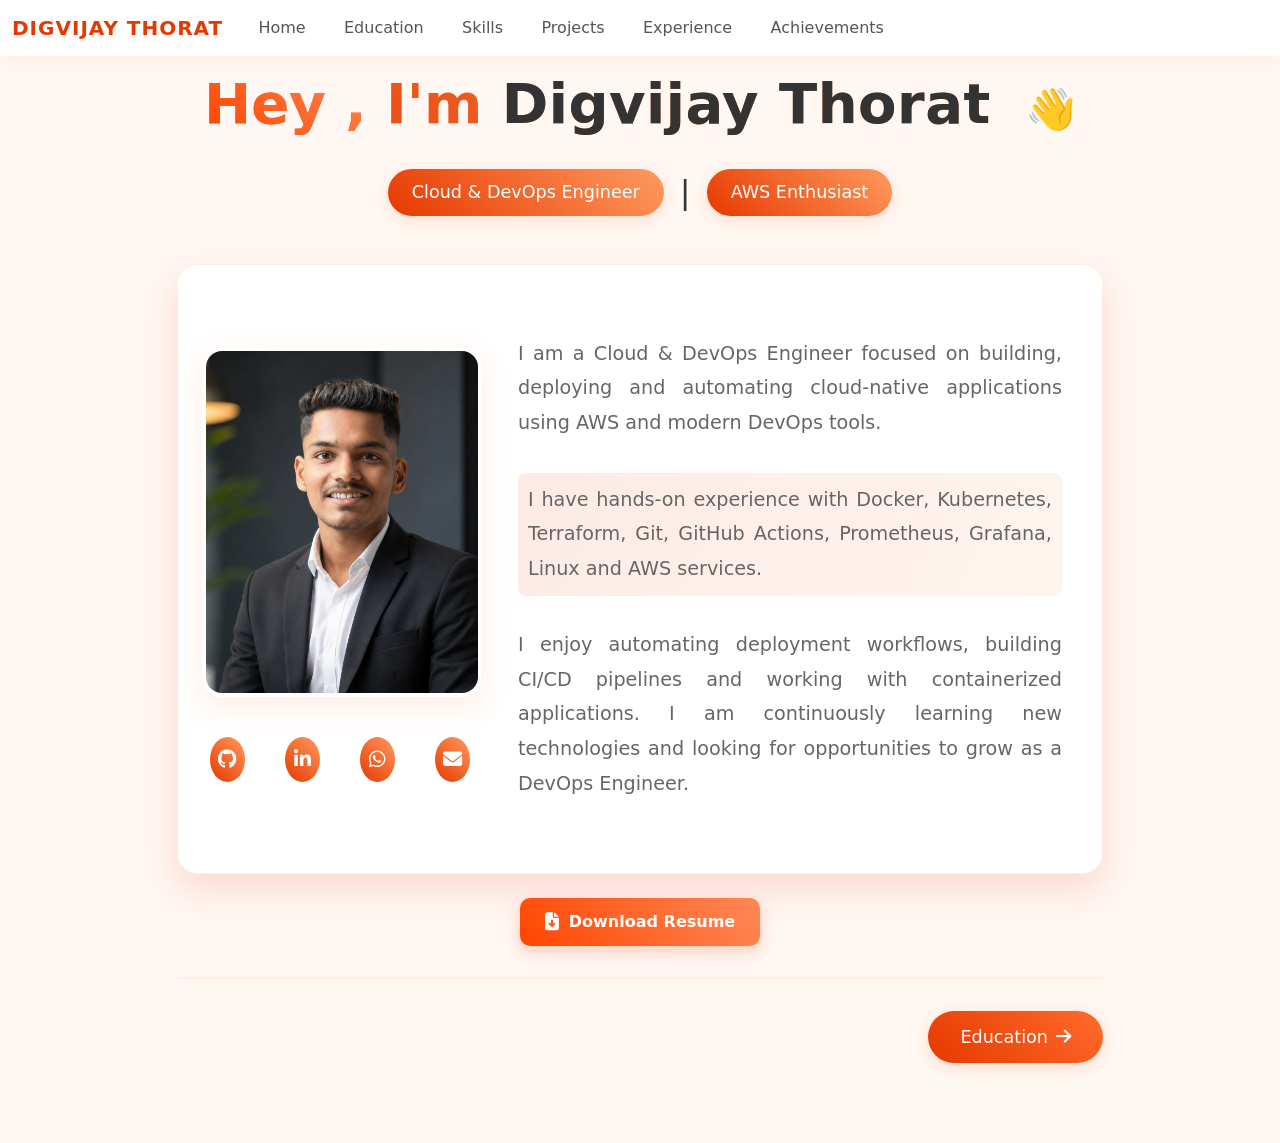
<file: static-site/localhost:8080/index.html>
<!DOCTYPE html>

<html lang="en">
<head>
    <meta charset="UTF-8">
    <meta name="viewport" content="width=device-width, initial-scale=1.0">

    <title>Digvijay Thorat | Cloud & DevOps Engineer</title>

    <link rel="stylesheet"
        href="https://cdnjs.cloudflare.com/ajax/libs/font-awesome/6.6.0/css/all.min.css"
        integrity="sha512-Kc323vGBEqzTmouAECnVceyQqyqdsSiqLQISBL29aUW4U/M7pSPA/gEUZQqv1cwx4OnYxTxve5UMg5GT6L4JJg=="
        crossorigin="anonymous"
        referrerpolicy="no-referrer" />

    <link rel="stylesheet" href="style.css">

    <link href="https://cdn.jsdelivr.net/npm/bootstrap@5.3.3/dist/css/bootstrap.min.css"
        rel="stylesheet"
        crossorigin="anonymous">

</head>

<body>

<nav class="navbar navbar-expand-lg fixed-top">
    <div class="container-fluid">

        <a class="navbar-brand" href="index.html">
            DIGVIJAY THORAT
        </a>

        <button class="navbar-toggler"
                type="button"
                data-bs-toggle="collapse"
                data-bs-target="#navbarSupportedContent"
                aria-controls="navbarSupportedContent"
                aria-expanded="false"
                aria-label="Toggle navigation">

            <span class="navbar-toggler-icon"></span>

        </button>

        <div class="collapse navbar-collapse" id="navbarSupportedContent">

            <ul class="navbar-nav me-auto mb-2 mb-lg-0">

                <li class="nav-item">
                    <a class="nav-link" href="index.html">Home</a>
                </li>

                <li class="nav-item">
                    <a class="nav-link" href="education.html">Education</a>
                </li>

                <li class="nav-item">
                    <a class="nav-link" href="skills.html">Skills</a>
                </li>

                <li class="nav-item">
                    <a class="nav-link" href="projects.html">Projects</a>
                </li>

                <li class="nav-item">
                    <a class="nav-link" href="experience.html">Experience</a>
                </li>

                <li class="nav-item">
                    <a class="nav-link" href="achievements.html">Achievements</a>
                </li>

            </ul>

        </div>
    </div>
</nav>


<script>
document.addEventListener('DOMContentLoaded', function () {

    const currentPath = window.location.pathname;

    const navLinks = document.querySelectorAll('.nav-link');

    navLinks.forEach(link => {

        link.classList.remove('active');

        if (link.getAttribute('href') === currentPath) {
            link.classList.add('active');
        }

    });

});
</script>


<div class="animated-background"></div>


<div class="container my-5">

    <div class="row align-items-center justify-content-center">

        <div class="col-md-10">

            <!-- Hero Section -->
            <div class="intro-header text-center mb-5 animate-on-scroll">

                <h1 class="mega-title fade-in"
                    style="font-size: clamp(2.5rem, 5vw, 3.5rem);">

                    <span style="
                        background: linear-gradient(45deg, #ff4500, #ff8c5a);
                        -webkit-background-clip: text;
                        -webkit-text-fill-color: transparent;
                        font-weight: 800;">
                        Hey ,
                    </span>

                    <span style="color: #000000; font-weight: 800;">
                        I'm
                    </span>

                    <span class="highlight-name"
                        style="
                        color: var(--dark-orange);
                        font-weight: 900 !important;
                        text-shadow: 1px 0 0 var(--dark-orange);
                        letter-spacing: 0.5px;">
                        Digvijay Thorat
                    </span>

                    <span class="waving-hand">
                        👋
                    </span>

                </h1>


                <!-- Role -->
                <div class="role-container slide-in-up"
                    style="margin-top: 2rem;">

                    <h2 class="role-title"
                        style="
                        display: flex;
                        gap: 1rem;
                        justify-content: center;
                        align-items: center;
                        flex-wrap: wrap;">

                        <span class="role-badge">
                            Cloud & DevOps Engineer
                        </span>

                        <span class="role-divider">|</span>

                        <span class="role-badge">
                            AWS Enthusiast
                        </span>

                    </h2>

                </div>

            </div>


            <!-- Profile Card -->
            <div class="profile-card p-4 animate-on-scroll">

                <div class="row align-items-center">

                    <!-- Profile Image -->
                    <div class="col-md-4 text-center mb-4 mb-md-0">

                        <div class="profile-image-container mb-3">

                            <img src="profile.jpg"
                                 alt="Digvijay Thorat"
                                 class="profile-image">

                        </div>


                        <!-- Social Links -->
                        <div class="social-links bounce-in">

                            <!-- GitHub -->
                            <a href="https://github.com/digvijay0804"
                               target="_blank"
                               class="social-btn pulse"
                               aria-label="GitHub">

                                <i class="fab fa-github"></i>

                            </a>


                            <!-- LinkedIn -->
                            <a href="https://www.linkedin.com/in/digvijay-thorat-460bab348/"
                               target="_blank"
                               class="social-btn pulse"
                               aria-label="LinkedIn">

                                <i class="fab fa-linkedin-in"></i>

                            </a>


                            <!-- WhatsApp -->
                            <a href="https://wa.me/919112806323"
                               target="_blank"
                               class="social-btn pulse"
                               aria-label="WhatsApp">

                                <i class="fab fa-whatsapp"></i>

                            </a>


                            <!-- Email -->
                            <a href="mailto:digvijaythorat855@gmail.com"
                               class="social-btn pulse"
                               aria-label="Email">

                                <i class="fas fa-envelope"></i>

                            </a>

                        </div>

                    </div>


                    <!-- About Content -->
                    <div class="col-md-8">

                        <div class="profile-content fade-in">

                            <div class="about-section fade-in-up">

                                <p class="about-text">

                                    I am a Cloud & DevOps Engineer focused on
                                    building, deploying and automating
                                    cloud-native applications using AWS and
                                    modern DevOps tools.

                                </p>


                                <p class="about-text highlight-text">

                                    I have hands-on experience with Docker,
                                    Kubernetes, Terraform, Git, GitHub Actions,
                                    Prometheus, Grafana, Linux and AWS services.

                                </p>


                                <p class="about-text">

                                    I enjoy automating deployment workflows,
                                    building CI/CD pipelines and working with
                                    containerized applications. I am continuously
                                    learning new technologies and looking for
                                    opportunities to grow as a DevOps Engineer.

                                </p>

                            </div>

                        </div>

                    </div>

                </div>

            </div>


            <!-- Resume Download Button -->
            <div class="resume-button-container text-center mt-4">

                <a href="./resume.pdf"
                   download="Digvijay_Thorat_Resume.pdf"
                   class="resume-btn">

                    <i class="fas fa-file-download"></i>

                    Download Resume

                </a>

            </div>


            <!-- Next Section -->
            <div class="next-section-nav">

                <a href="education.html"
                   class="next-page-btn">

                    Education

                    <i class="fas fa-arrow-right"></i>

                </a>

            </div>

        </div>

    </div>

</div>


<!-- Resume Button Styling -->
<style>

.resume-button-container {
    margin-top: 25px;
    margin-bottom: 30px;
}

.resume-btn {
    display: inline-flex;
    align-items: center;
    justify-content: center;
    gap: 10px;

    padding: 12px 25px;

    background: linear-gradient(45deg, #ff4500, #ff8c5a);

    color: #ffffff;

    text-decoration: none;

    font-weight: 700;

    border-radius: 10px;

    transition: all 0.3s ease;

    box-shadow: 0 5px 15px rgba(255, 69, 0, 0.25);

    cursor: pointer;
}

.resume-btn:hover {
    color: #ffffff;

    text-decoration: none;

    transform: translateY(-3px);

    box-shadow: 0 8px 20px rgba(255, 69, 0, 0.35);
}

.resume-btn i {
    font-size: 18px;
}

</style>


<script>

    // Typing effect

    const texts = [
        'Cloud & DevOps Engineer',
        'AWS Enthusiast',
        'DevOps Engineer'
    ];

    let textIndex = 0;
    let charIndex = 0;

    function type() {

        const typingElement =
            document.querySelector('.typing-text');

        if (!typingElement) return;

        if (charIndex < texts[textIndex].length) {

            typingElement.textContent +=
                texts[textIndex].charAt(charIndex);

            charIndex++;

            setTimeout(type, 100);

        } else {

            setTimeout(erase, 2000);

        }
    }


    function erase() {

        const typingElement =
            document.querySelector('.typing-text');

        if (!typingElement) return;

        if (charIndex > 0) {

            typingElement.textContent =
                texts[textIndex].substring(0, charIndex - 1);

            charIndex--;

            setTimeout(erase, 50);

        } else {

            textIndex =
                (textIndex + 1) % texts.length;

            setTimeout(type, 500);

        }
    }


    // Scroll animations

    function handleScrollAnimations() {

        const elements =
            document.querySelectorAll('.animate-on-scroll');

        elements.forEach(element => {

            const elementTop =
                element.getBoundingClientRect().top;

            const windowHeight =
                window.innerHeight;

            if (elementTop < windowHeight * 0.75) {

                element.classList.add('fade-in');

            }

        });

    }


    document.addEventListener('DOMContentLoaded', () => {

        setTimeout(type, 1000);

        window.addEventListener(
            'scroll',
            handleScrollAnimations
        );

        handleScrollAnimations();

    });

</script>


<script src="https://cdn.jsdelivr.net/npm/bootstrap@5.3.3/dist/js/bootstrap.bundle.min.js"
    integrity="sha384-YvpcrYf0tY3lHB60NNkmXc5s9fDVZLESaAA55NDzOxhy9GkcIdslK1eN7N6jIeHz"
    crossorigin="anonymous">
</script>


</body>
</html>
</file>
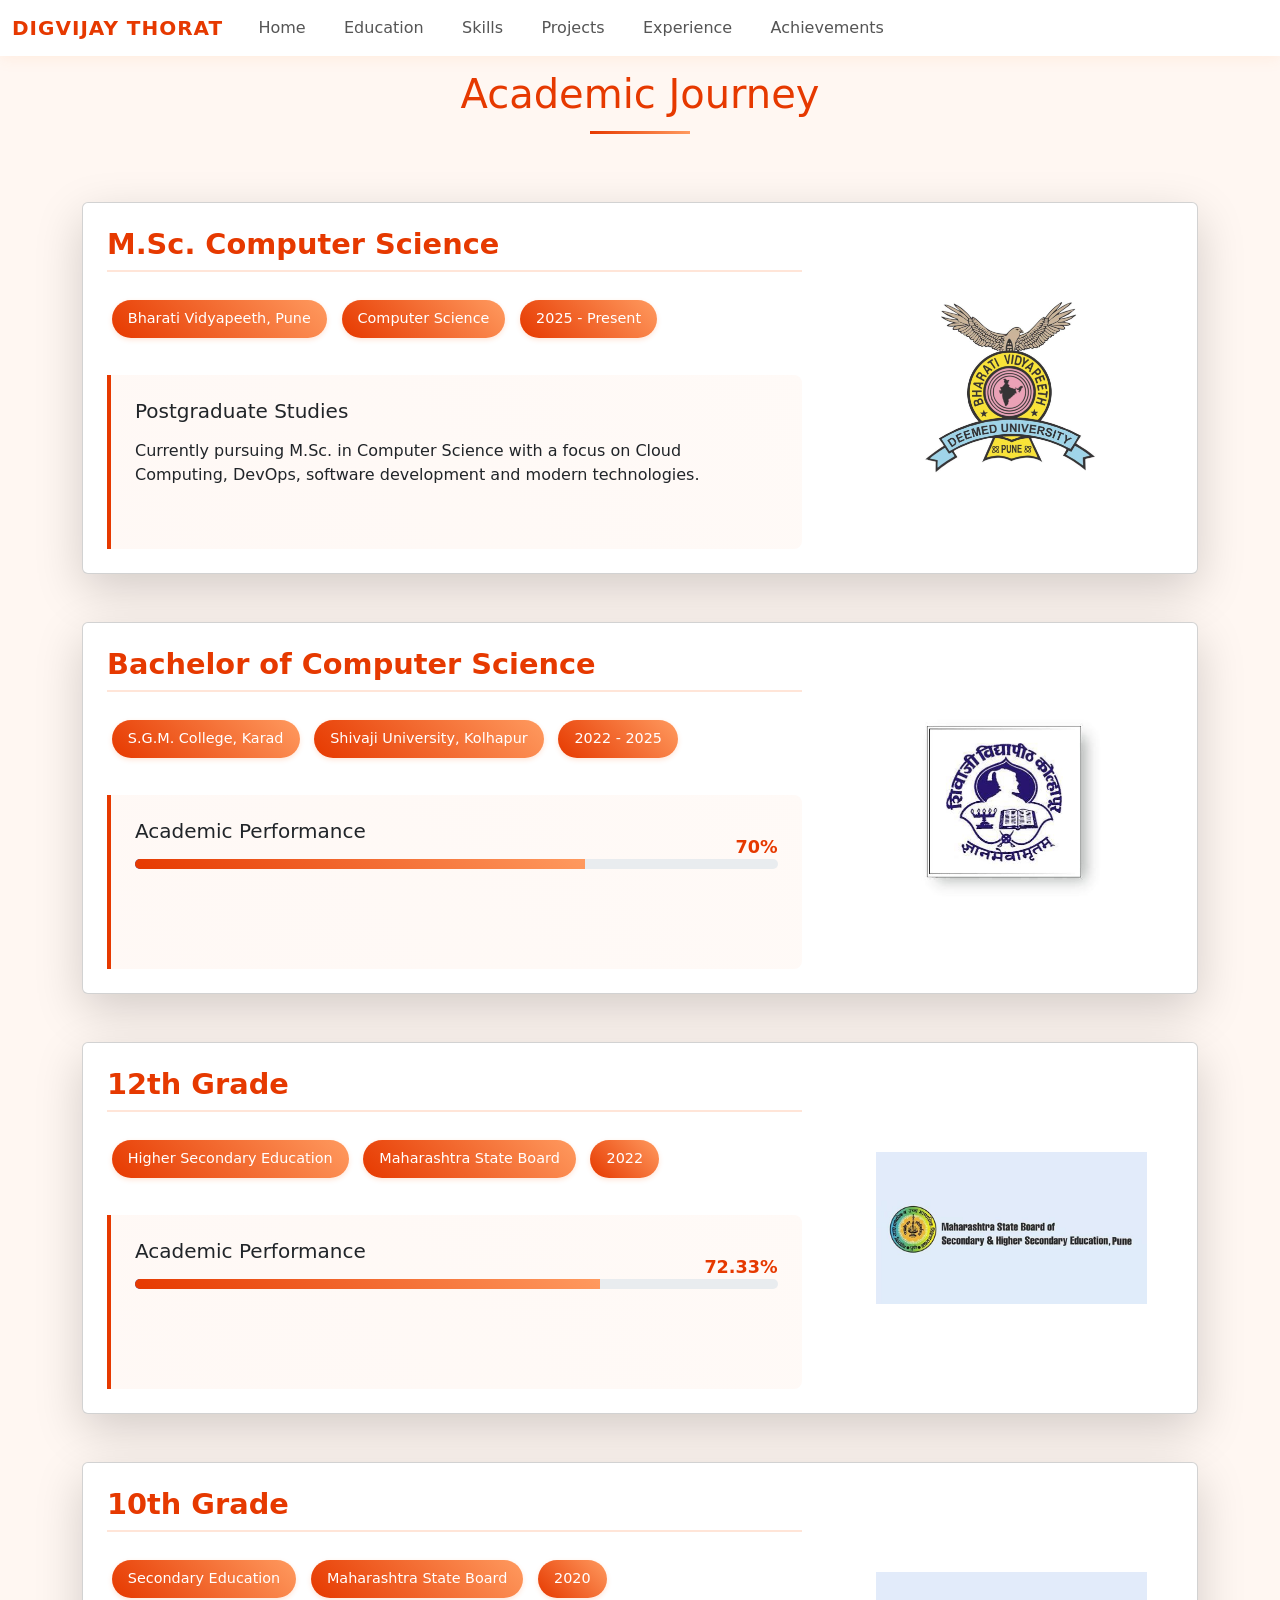
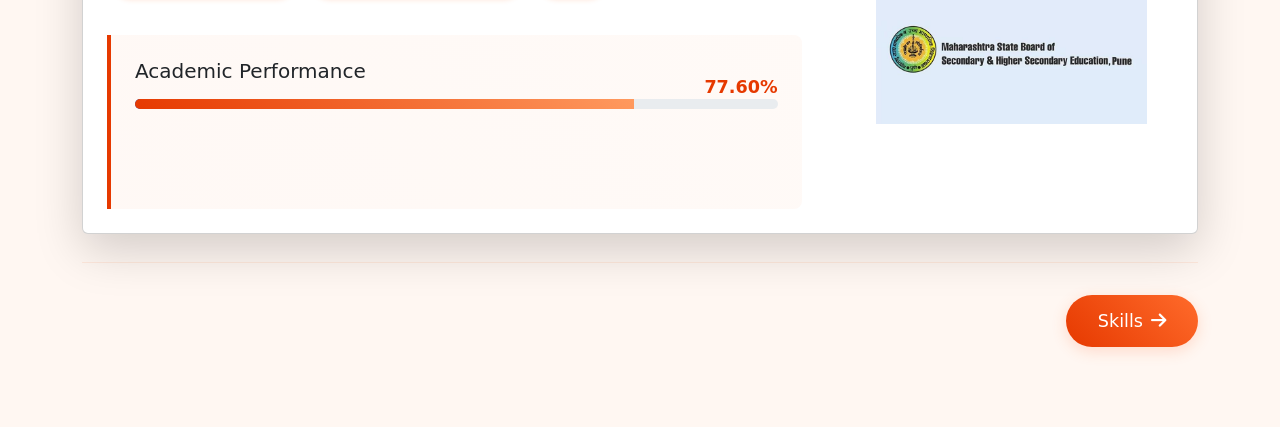
<file: static-site/localhost:8080/education.html>
<!DOCTYPE html>

<html lang="en">
<head>
    <meta charset="UTF-8">
    <meta name="viewport" content="width=device-width, initial-scale=1.0">


<title>Digvijay Thorat | Cloud & DevOps Engineer</title>

<link rel="stylesheet"
    href="https://cdnjs.cloudflare.com/ajax/libs/font-awesome/6.6.0/css/all.min.css"
    integrity="sha512-Kc323vGBEqzTmouAECnVceyQqyqdsSiqLQISBL29aUW4U/M7pSPA/gEUZQqv1cwx4OnYxTxve5UMg5GT6L4JJg=="
    crossorigin="anonymous"
    referrerpolicy="no-referrer" />

<link rel="stylesheet" href="style.css">

<link href="https://cdn.jsdelivr.net/npm/bootstrap@5.3.3/dist/css/bootstrap.min.css"
    rel="stylesheet"
    integrity="sha384-QWTKZyjpPEjISv5WaRU9OFeRpok6YctnYmDr5pNlyT2bRjXh0JMhjY6hW+ALEwIH"
    crossorigin="anonymous">

</head>

<body>


<nav class="navbar navbar-expand-lg fixed-top">
    <div class="container-fluid">


    <a class="navbar-brand" href="index.html">
        DIGVIJAY THORAT
    </a>

    <button class="navbar-toggler"
            type="button"
            data-bs-toggle="collapse"
            data-bs-target="#navbarSupportedContent"
            aria-controls="navbarSupportedContent"
            aria-expanded="false"
            aria-label="Toggle navigation">

        <span class="navbar-toggler-icon"></span>

    </button>

    <div class="collapse navbar-collapse" id="navbarSupportedContent">

        <ul class="navbar-nav me-auto mb-2 mb-lg-0">

            <li class="nav-item">
                <a class="nav-link" href="index.html">Home</a>
            </li>

            <li class="nav-item">
                <a class="nav-link" href="education.html">Education</a>
            </li>

            <li class="nav-item">
                <a class="nav-link" href="skills.html">Skills</a>
            </li>

            <li class="nav-item">
                <a class="nav-link" href="projects.html">Projects</a>
            </li>

            <li class="nav-item">
                <a class="nav-link" href="experience.html">Experience</a>
            </li>

            <li class="nav-item">
                <a class="nav-link" href="achievements.html">Achievements</a>
            </li>

        </ul>

    </div>
</div>


</nav>

<script>
document.addEventListener('DOMContentLoaded', function () {

    const currentPath = window.location.pathname;

    const navLinks = document.querySelectorAll('.nav-link');

    navLinks.forEach(link => {

        link.classList.remove('active');

        if (link.getAttribute('href') === currentPath) {
            link.classList.add('active');
        }

    });

});
</script>



<div class="container my-5">
    <h2 class="section-title text-center mb-5 fade-in">
        <span class="title-black">Academic</span> Journey
    </h2>


<div class="education-timeline">

    <!-- M.Sc. Computer Science -->
    <div class="education-card animate-on-scroll mb-5">
        <div class="card shadow-lg">
            <div class="row g-0 align-items-center">

                <div class="col-md-8 order-md-1">
                    <div class="card-body p-4">

                        <h3 class="education-title slide-in-left">
                            M.Sc. Computer Science
                        </h3>

                        <div class="school-info mb-3">
                            <span class="education-badge">
                                Bharati Vidyapeeth, Pune
                            </span>
                            <span class="education-badge">
                                Computer Science
                            </span>
                            <span class="education-badge">
                                2025 - Present
                            </span>
                        </div>

                        <div class="achievement-box mt-3">
                            <div class="percentage-wrapper">
                                <h5 class="mb-3">
                                    Postgraduate Studies
                                </h5>

                                <p>
                                    Currently pursuing M.Sc. in Computer Science
                                    with a focus on Cloud Computing, DevOps,
                                    software development and modern technologies.
                                </p>
                            </div>
                        </div>

                    </div>
                </div>

                <div class="col-md-4 order-md-2">
                    <div class="education-image-container">
                        <img src="photo.jpg"
                             class="img-fluid"
                             alt="Bharati Vidyapeeth Pune">

                        <div class="education-overlay">
                            <div class="overlay-content">
                                <span class="year-badge">
                                    2025 - Present
                                </span>
                            </div>
                        </div>
                    </div>
                </div>

            </div>
        </div>
    </div>


    <!-- B.Sc. Computer Science -->
    <div class="education-card animate-on-scroll mb-5">
        <div class="card shadow-lg">
            <div class="row g-0 align-items-center">

                <div class="col-md-8 order-md-1">
                    <div class="card-body p-4">

                        <h3 class="education-title slide-in-left">
                            Bachelor of Computer Science
                        </h3>

                        <div class="school-info mb-3">
                            <span class="education-badge">
                                S.G.M. College, Karad
                            </span>
                            <span class="education-badge">
                                Shivaji University, Kolhapur
                            </span>
                            <span class="education-badge">
                                2022 - 2025
                            </span>
                        </div>

                        <div class="achievement-box mt-3">
                            <div class="percentage-wrapper">
                                <h5 class="mb-3">
                                    Academic Performance
                                </h5>

                                <div class="progress-container">
                                    <div class="progress" style="height: 10px;">
                                        <div class="progress-bar"
                                             role="progressbar"
                                             style="width: 70%;"
                                             aria-valuenow="70"
                                             aria-valuemin="0"
                                             aria-valuemax="100">
                                        </div>
                                    </div>

                                    <span class="percentage-label">
                                        70%
                                    </span>
                                </div>
                            </div>
                        </div>

                    </div>
                </div>

                <div class="col-md-4 order-md-2">
                    <div class="education-image-container">
                        <img src="sgm.jpg"
                             class="img-fluid"
                             alt="S.G.M. College Karad">

                        <div class="education-overlay">
                            <div class="overlay-content">
                                <span class="year-badge">
                                    2022 - 2025
                                </span>
                            </div>
                        </div>
                    </div>
                </div>

            </div>
        </div>
    </div>


    <!-- 12th Grade -->
    <div class="education-card animate-on-scroll mb-5">
        <div class="card shadow-lg">
            <div class="row g-0 align-items-center">

                <div class="col-md-8 order-md-1">
                    <div class="card-body p-4">

                        <h3 class="education-title slide-in-left">
                            12th Grade
                        </h3>

                        <div class="school-info mb-3">
                            <span class="education-badge">
                                Higher Secondary Education
                            </span>
                            <span class="education-badge">
                                Maharashtra State Board
                            </span>
                            <span class="education-badge">
                                2022
                            </span>
                        </div>

                        <div class="achievement-box mt-3">
                            <div class="percentage-wrapper">

                                <h5 class="mb-3">
                                    Academic Performance
                                </h5>

                                <div class="progress-container">
                                    <div class="progress" style="height: 10px;">
                                        <div class="progress-bar"
                                             role="progressbar"
                                             style="width: 72.33%;"
                                             aria-valuenow="72.33"
                                             aria-valuemin="0"
                                             aria-valuemax="100">
                                        </div>
                                    </div>

                                    <span class="percentage-label">
                                        72.33%
                                    </span>
                                </div>

                            </div>
                        </div>

                    </div>
                </div>

                <div class="col-md-4 order-md-2">
                    <div class="education-image-container">

                        <img src="12.jpg"
                             class="img-fluid"
                             alt="12th Grade">

                        <div class="education-overlay">
                            <div class="overlay-content">
                                <span class="year-badge">
                                    2022
                                </span>
                            </div>
                        </div>

                    </div>
                </div>

            </div>
        </div>
    </div>


    <!-- 10th Grade -->
    <div class="education-card animate-on-scroll mb-5">
        <div class="card shadow-lg">
            <div class="row g-0 align-items-center">

                <div class="col-md-8 order-md-1">
                    <div class="card-body p-4">

                        <h3 class="education-title slide-in-left">
                            10th Grade
                        </h3>

                        <div class="school-info mb-3">
                            <span class="education-badge">
                                Secondary Education
                            </span>
                            <span class="education-badge">
                                Maharashtra State Board
                            </span>
                            <span class="education-badge">
                                2020
                            </span>
                        </div>

                        <div class="achievement-box mt-3">
                            <div class="percentage-wrapper">

                                <h5 class="mb-3">
                                    Academic Performance
                                </h5>

                                <div class="progress-container">
                                    <div class="progress" style="height: 10px;">
                                        <div class="progress-bar"
                                             role="progressbar"
                                             style="width: 77.60%;"
                                             aria-valuenow="77.60"
                                             aria-valuemin="0"
                                             aria-valuemax="100">
                                        </div>
                                    </div>

                                    <span class="percentage-label">
                                        77.60%
                                    </span>
                                </div>

                            </div>
                        </div>

                    </div>
                </div>

                <div class="col-md-4 order-md-2">
                    <div class="education-image-container">

                        <img src="10.jpg"
                             class="img-fluid"
                             alt="10th Grade">

                        <div class="education-overlay">
                            <div class="overlay-content">
                                <span class="year-badge">
                                    2020
                                </span>
                            </div>
                        </div>

                    </div>
                </div>

            </div>
        </div>
    </div>

</div>

<div class="next-section-nav">
    <a href="skills.html" class="next-page-btn">
        Skills
        <i class="fas fa-arrow-right"></i>
    </a>
</div>


</div>


<script>
    // Typing effect
    const texts = [
        'Cloud & DevOps Engineer',
        'AWS Enthusiast',
        'DevOps Engineer'
    ];

    let textIndex = 0;
    let charIndex = 0;

    function type() {
        const typingElement = document.querySelector('.typing-text');
        if (!typingElement) return;

        if (charIndex < texts[textIndex].length) {
            typingElement.textContent += texts[textIndex].charAt(charIndex);
            charIndex++;
            setTimeout(type, 100);
        } else {
            setTimeout(erase, 2000);
        }
    }

    function erase() {
        const typingElement = document.querySelector('.typing-text');
        if (!typingElement) return;

        if (charIndex > 0) {
            typingElement.textContent =
                texts[textIndex].substring(0, charIndex - 1);

            charIndex--;
            setTimeout(erase, 50);
        } else {
            textIndex = (textIndex + 1) % texts.length;
            setTimeout(type, 500);
        }
    }

    // Scroll animations
    function handleScrollAnimations() {
        const elements =
            document.querySelectorAll('.animate-on-scroll');

        elements.forEach(element => {
            const elementTop =
                element.getBoundingClientRect().top;

            const windowHeight = window.innerHeight;

            if (elementTop < windowHeight * 0.75) {
                element.classList.add('fade-in');
            }
        });
    }

    document.addEventListener('DOMContentLoaded', () => {
        setTimeout(type, 1000);

        window.addEventListener(
            'scroll',
            handleScrollAnimations
        );

        handleScrollAnimations();
    });
</script>

<script src="https://cdn.jsdelivr.net/npm/bootstrap@5.3.3/dist/js/bootstrap.bundle.min.js"
    integrity="sha384-YvpcrYf0tY3lHB60NNkmXc5s9fDVZLESaAA55NDzOxhy9GkcIdslK1eN7N6jIeHz"
    crossorigin="anonymous">
</script>


</body>
</html>
</file>
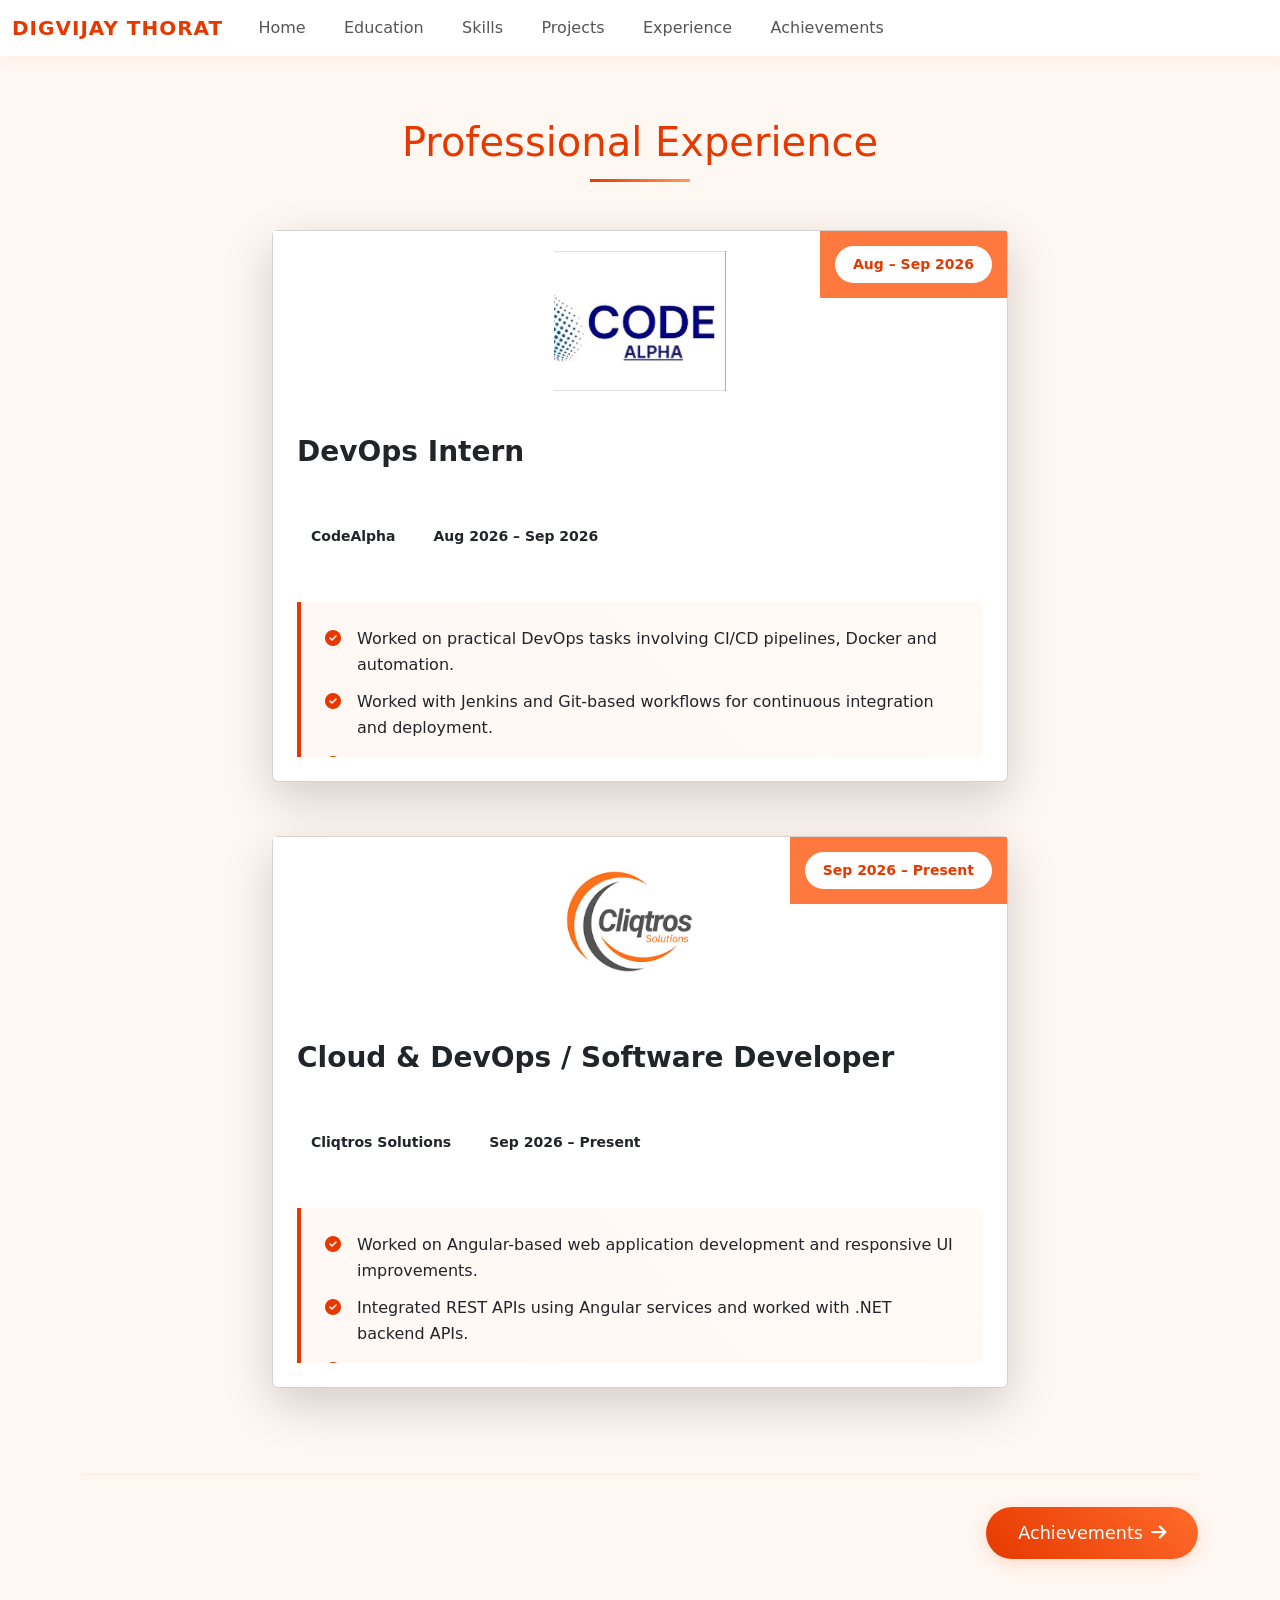
<file: static-site/localhost:8080/experience.html>
<!DOCTYPE html>
<html lang="en">

<head>
    <meta charset="UTF-8">
    <meta name="viewport" content="width=device-width, initial-scale=1.0">

    <title>Digvijay Thorat | Cloud & DevOps Engineer</title>

    <link rel="stylesheet"
        href="https://cdnjs.cloudflare.com/ajax/libs/font-awesome/6.6.0/css/all.min.css"
        integrity="sha512-Kc323vGBEqzTmouAECnVceyQqyqdsSiqLQISBL29aUW4U/M7pSPA/gEUZQqv1cwx4OnYxTxve5UMg5GT6L4JJg=="
        crossorigin="anonymous"
        referrerpolicy="no-referrer" />

    <link rel="stylesheet" href="style.css">

    <link href="https://cdn.jsdelivr.net/npm/bootstrap@5.3.3/dist/css/bootstrap.min.css"
        rel="stylesheet"
        integrity="sha384-QWTKZyjpPEjISv5WaRU9OFeRpok6YctnYmDr5pNlyT2bRjXh0JMhjY6hW+ALEwIH"
        crossorigin="anonymous">

    <style>
        /* =========================================================
           EXPERIENCE STYLES
        ========================================================= */

        * {
            box-sizing: border-box;
        }

        html,
        body {
            max-width: 100%;
            overflow-x: hidden;
        }

        .experience-image-container {
            position: relative;
            width: 100%;
            max-width: 100%;
            height: 250px;
            overflow: hidden;
            display: flex;
            align-items: center;
            justify-content: center;
            box-sizing: border-box;
        }

        .experience-image {
            display: block;
            width: 100%;
            max-width: 100%;
            height: 100%;
            object-fit: contain;
            padding: 20px;
            box-sizing: border-box;
        }

        .experience-overlay {
            position: absolute;
            top: 0;
            right: 0;
            padding: 15px;
            max-width: 100%;
            box-sizing: border-box;
        }

        .overlay-content {
            display: flex;
            align-items: center;
            justify-content: center;
        }

        .year-badge {
            padding: 8px 18px;
            border-radius: 20px;
            font-weight: 700;
            font-size: 14px;
            white-space: nowrap;
        }

        .company-info {
            display: flex;
            align-items: center;
            gap: 10px;
            flex-wrap: wrap;
            max-width: 100%;
        }

        .company-badge,
        .date-badge {
            display: inline-block;
            padding: 6px 14px;
            border-radius: 20px;
            font-weight: 600;
            font-size: 14px;
            max-width: 100%;
        }

        .achievement-box {
            margin-top: 15px;
            width: 100%;
            max-width: 100%;
        }

        .feature-list {
            padding-left: 0;
            margin-bottom: 0;
            list-style: none;
            width: 100%;
            max-width: 100%;
        }

        .feature-list li {
            margin-bottom: 12px;
            line-height: 1.6;
            overflow-wrap: break-word;
            word-wrap: break-word;
        }

        .feature-list li i {
            margin-right: 8px;
        }

        .experience-title {
            margin-bottom: 12px;
            font-weight: 700;
            overflow-wrap: break-word;
        }


        /* =========================================================
           MOBILE RESPONSIVE DESIGN
        ========================================================= */

        @media (max-width: 768px) {

            html,
            body {
                width: 100%;
                max-width: 100%;
                overflow-x: hidden;
            }

            /* Main container */
            .container.my-5 {
                width: 100%;
                max-width: 100%;
                margin-top: 90px !important;
                padding-left: 12px;
                padding-right: 12px;
                box-sizing: border-box;
            }

            /* Page title */
            .section-title {
                width: 100%;
                max-width: 100%;
                font-size: 28px;
                line-height: 1.3;
                margin-bottom: 30px !important;
                overflow-wrap: break-word;
            }

            /* Bootstrap row fix */
            .row {
                --bs-gutter-x: 0;
                width: 100%;
                max-width: 100%;
                margin-left: 0;
                margin-right: 0;
            }

            /* Experience column */
            .row > .col-md-8 {
                width: 100%;
                max-width: 100%;
                padding-left: 0;
                padding-right: 0;
                box-sizing: border-box;
            }

            /* Experience card */
            .experience-card {
                width: 100%;
                max-width: 100%;
                box-sizing: border-box;
            }

            .experience-card .card {
                width: 100%;
                max-width: 100%;
                border-radius: 12px;
                overflow: hidden;
                box-sizing: border-box;
            }

            /* Company image */
            .experience-image-container {
                width: 100%;
                max-width: 100%;
                height: 180px;
                overflow: hidden;
                box-sizing: border-box;
            }

            .experience-image {
                display: block;
                width: 100%;
                max-width: 100%;
                height: 100%;
                object-fit: contain;
                padding: 15px;
                box-sizing: border-box;
            }

            /* Year badge */
            .experience-overlay {
                top: 0;
                right: 0;
                padding: 10px;
                max-width: 100%;
                box-sizing: border-box;
            }

            .year-badge {
                font-size: 11px;
                padding: 6px 10px;
                white-space: nowrap;
            }

            /* Card content */
            .experience-card .card-body {
                width: 100%;
                max-width: 100%;
                padding: 20px !important;
                box-sizing: border-box;
                overflow: hidden;
            }

            /* Job title */
            .experience-title {
                width: 100%;
                max-width: 100%;
                font-size: 21px;
                line-height: 1.4;
                margin-bottom: 15px;
                overflow-wrap: break-word;
                word-wrap: break-word;
            }

            /* Company and date */
            .company-info {
                width: 100%;
                max-width: 100%;
                gap: 7px;
                display: flex;
                flex-wrap: wrap;
                box-sizing: border-box;
            }

            .company-badge,
            .date-badge {
                font-size: 12px;
                padding: 6px 10px;
                max-width: 100%;
                white-space: normal;
                overflow-wrap: break-word;
            }

            /* Achievement box */
            .achievement-box {
                width: 100%;
                max-width: 100%;
                overflow: hidden;
            }

            /* Experience points */
            .feature-list {
                width: 100%;
                max-width: 100%;
                padding: 0;
                margin: 0;
            }

            .feature-list li {
                width: 100%;
                max-width: 100%;
                font-size: 14px;
                line-height: 1.6;
                margin-bottom: 12px;
                overflow-wrap: break-word;
                word-wrap: break-word;
            }

            .feature-list li i {
                margin-right: 5px;
                font-size: 13px;
            }

            /* Next button */
            .next-section-nav {
                width: 100%;
                max-width: 100%;
                text-align: center;
                margin-top: 25px;
                box-sizing: border-box;
            }

            .next-page-btn {
                font-size: 14px;
            }
        }


        /* =========================================================
           SMALL MOBILE SCREENS
        ========================================================= */

        @media (max-width: 480px) {

            html,
            body {
                width: 100%;
                max-width: 100%;
                overflow-x: hidden;
            }

            .container.my-5 {
                width: 100%;
                max-width: 100%;
                padding-left: 10px;
                padding-right: 10px;
            }

            .section-title {
                width: 100%;
                max-width: 100%;
                font-size: 24px;
                line-height: 1.3;
            }

            .experience-card {
                width: 100%;
                max-width: 100%;
            }

            .experience-card .card {
                width: 100%;
                max-width: 100%;
            }

            .experience-image-container {
                width: 100%;
                max-width: 100%;
                height: 150px;
            }

            .experience-image {
                width: 100%;
                max-width: 100%;
                height: 100%;
                padding: 10px;
            }

            .experience-overlay {
                padding: 8px;
            }

            .experience-title {
                width: 100%;
                max-width: 100%;
                font-size: 19px;
            }

            .company-badge,
            .date-badge {
                font-size: 11px;
                padding: 5px 9px;
            }

            .feature-list li {
                width: 100%;
                max-width: 100%;
                font-size: 13px;
                line-height: 1.55;
            }

            .year-badge {
                font-size: 10px;
                padding: 5px 8px;
            }

            .experience-card .card-body {
                padding: 16px !important;
            }
        }
    </style>

</head>

<body>

    <!-- =========================================================
         NAVBAR
    ========================================================= -->

    <nav class="navbar navbar-expand-lg fixed-top">

        <div class="container-fluid">

            <a class="navbar-brand" href="/">
                DIGVIJAY THORAT
            </a>

            <button class="navbar-toggler"
                type="button"
                data-bs-toggle="collapse"
                data-bs-target="#navbarSupportedContent"
                aria-controls="navbarSupportedContent"
                aria-expanded="false"
                aria-label="Toggle navigation">

                <span class="navbar-toggler-icon"></span>

            </button>

            <div class="collapse navbar-collapse" id="navbarSupportedContent">

                <ul class="navbar-nav me-auto mb-2 mb-lg-0">

                    <li class="nav-item">
                        <a class="nav-link" href="/">Home</a>
                    </li>

                    <li class="nav-item">
                        <a class="nav-link" href="/education">Education</a>
                    </li>

                    <li class="nav-item">
                        <a class="nav-link" href="/skills">Skills</a>
                    </li>

                    <li class="nav-item">
                        <a class="nav-link" href="/projects">Projects</a>
                    </li>

                    <li class="nav-item">
                        <a class="nav-link" href="/experience">Experience</a>
                    </li>

                    <li class="nav-item">
                        <a class="nav-link" href="/achievements">Achievements</a>
                    </li>

                </ul>

            </div>

        </div>

    </nav>


    <!-- =========================================================
         ACTIVE NAVIGATION SCRIPT
    ========================================================= -->

    <script>
        document.addEventListener('DOMContentLoaded', function () {

            const currentPath = window.location.pathname;

            const navLinks = document.querySelectorAll('.nav-link');

            navLinks.forEach(link => {

                link.classList.remove('active');

                if (link.getAttribute('href') === currentPath) {
                    link.classList.add('active');
                }

            });

        });
    </script>


    <!-- =========================================================
         PROFESSIONAL EXPERIENCE
    ========================================================= -->

    <div class="container my-5">

        <h2 class="section-title text-center mb-5 fade-in">
            <span class="title-black">Professional</span> Experience
        </h2>


        <div class="row justify-content-center">


            <!-- =====================================================
                 CODEALPHA EXPERIENCE
            ===================================================== -->

            <div class="col-md-8 mb-4">

                <div class="experience-card animate-on-scroll">

                    <div class="card shadow-lg">


                        <!-- CodeAlpha Image -->

                        <div class="experience-image-container">

                            <img src="codealpha.jpg"
                                alt="CodeAlpha Logo"
                                class="experience-image">

                            <div class="experience-overlay">

                                <div class="overlay-content">

                                    <span class="year-badge">
                                        Aug – Sep 2026
                                    </span>

                                </div>

                            </div>

                        </div>


                        <!-- CodeAlpha Content -->

                        <div class="card-body p-4">

                            <h3 class="experience-title slide-in-left">
                                DevOps Intern
                            </h3>


                            <div class="company-info mb-3">

                                <span class="company-badge">
                                    CodeAlpha
                                </span>

                                <span class="date-badge">
                                    Aug 2026 – Sep 2026
                                </span>

                            </div>


                            <div class="achievement-box">

                                <ul class="feature-list">

                                    <li>
                                        <i class="fas fa-check-circle"></i>
                                        Worked on practical DevOps tasks involving
                                        CI/CD pipelines, Docker and automation.
                                    </li>

                                    <li>
                                        <i class="fas fa-check-circle"></i>
                                        Worked with Jenkins and Git-based workflows
                                        for continuous integration and deployment.
                                    </li>

                                    <li>
                                        <i class="fas fa-check-circle"></i>
                                        Gained hands-on experience with containerized
                                        applications and DevOps practices.
                                    </li>

                                    <li>
                                        <i class="fas fa-check-circle"></i>
                                        Practiced cloud and deployment concepts using
                                        modern DevOps tools.
                                    </li>

                                </ul>

                            </div>

                        </div>

                    </div>

                </div>

            </div>


            <!-- =====================================================
                 CLIQTROS EXPERIENCE
            ===================================================== -->

            <div class="col-md-8 mb-4">

                <div class="experience-card animate-on-scroll">

                    <div class="card shadow-lg">


                        <!-- Cliqtros Image -->

                        <div class="experience-image-container">

                            <img src="cliqtros.png"
                                alt="Cliqtros Solutions Logo"
                                class="experience-image">

                            <div class="experience-overlay">

                                <div class="overlay-content">

                                    <span class="year-badge">
                                        Sep 2026 – Present
                                    </span>

                                </div>

                            </div>

                        </div>


                        <!-- Cliqtros Content -->

                        <div class="card-body p-4">

                            <h3 class="experience-title slide-in-left">
                                Cloud &amp; DevOps / Software Developer
                            </h3>


                            <div class="company-info mb-3">

                                <span class="company-badge">
                                    Cliqtros Solutions
                                </span>

                                <span class="date-badge">
                                    Sep 2026 – Present
                                </span>

                            </div>


                            <div class="achievement-box">

                                <ul class="feature-list">

                                    <li>
                                        <i class="fas fa-check-circle"></i>
                                        Worked on Angular-based web application
                                        development and responsive UI improvements.
                                    </li>

                                    <li>
                                        <i class="fas fa-check-circle"></i>
                                        Integrated REST APIs using Angular services
                                        and worked with .NET backend APIs.
                                    </li>

                                    <li>
                                        <i class="fas fa-check-circle"></i>
                                        Worked on the Subscription module UI and
                                        integrated it into the main TOT application.
                                    </li>

                                    <li>
                                        <i class="fas fa-check-circle"></i>
                                        Worked with Git and GitHub for source-code
                                        management and project collaboration.
                                    </li>

                                    <li>
                                        <i class="fas fa-check-circle"></i>
                                        Gained practical experience with Docker,
                                        containerized applications and CI/CD concepts.
                                    </li>

                                    <li>
                                        <i class="fas fa-check-circle"></i>
                                        Practiced AWS cloud services, deployment and
                                        cloud-native application concepts.
                                    </li>

                                    <li>
                                        <i class="fas fa-check-circle"></i>
                                        Worked with Cloud and DevOps practices for
                                        application deployment and development workflows.
                                    </li>

                                    <li>
                                        <i class="fas fa-check-circle"></i>
                                        Created technical documentation for implemented
                                        features and project changes.
                                    </li>

                                </ul>

                            </div>

                        </div>

                    </div>

                </div>

            </div>

        </div>


        <!-- =====================================================
             NEXT PAGE
        ===================================================== -->

        <div class="next-section-nav">

            <a href="/achievements" class="next-page-btn">

                Achievements

                <i class="fas fa-arrow-right"></i>

            </a>

        </div>

    </div>


    <!-- =========================================================
         JAVASCRIPT
    ========================================================= -->

    <script>

        // =========================================================
        // Typing effect
        // =========================================================

        const texts = [
            'Cloud & DevOps Engineer',
            'AWS Enthusiast',
            'DevOps Engineer'
        ];

        let textIndex = 0;
        let charIndex = 0;

        function type() {

            const typingElement =
                document.querySelector('.typing-text');

            if (!typingElement) return;

            if (charIndex < texts[textIndex].length) {

                typingElement.textContent +=
                    texts[textIndex].charAt(charIndex);

                charIndex++;

                setTimeout(type, 100);

            } else {

                setTimeout(erase, 2000);

            }
        }


        function erase() {

            const typingElement =
                document.querySelector('.typing-text');

            if (!typingElement) return;

            if (charIndex > 0) {

                typingElement.textContent =
                    texts[textIndex].substring(0, charIndex - 1);

                charIndex--;

                setTimeout(erase, 50);

            } else {

                textIndex =
                    (textIndex + 1) % texts.length;

                setTimeout(type, 500);

            }
        }


        // =========================================================
        // Scroll animations
        // =========================================================

        function handleScrollAnimations() {

            const elements =
                document.querySelectorAll('.animate-on-scroll');

            elements.forEach(element => {

                const elementTop =
                    element.getBoundingClientRect().top;

                const windowHeight =
                    window.innerHeight;

                if (elementTop < windowHeight * 0.75) {

                    element.classList.add('fade-in');

                }

            });

        }


        // =========================================================
        // DOM Loaded
        // =========================================================

        document.addEventListener('DOMContentLoaded', () => {

            setTimeout(type, 1000);

            window.addEventListener(
                'scroll',
                handleScrollAnimations
            );

            handleScrollAnimations();

        });

    </script>


    <!-- Bootstrap JS -->

    <script src="https://cdn.jsdelivr.net/npm/bootstrap@5.3.3/dist/js/bootstrap.bundle.min.js"
        integrity="sha384-YvpcrYf0tY3lHB60NNkmXc5s9fDVZLESaAA55NDzOxhy9GkcIdslZqvN7N6jIeHz"
        crossorigin="anonymous">
    </script>

</body>

</html>
</file>
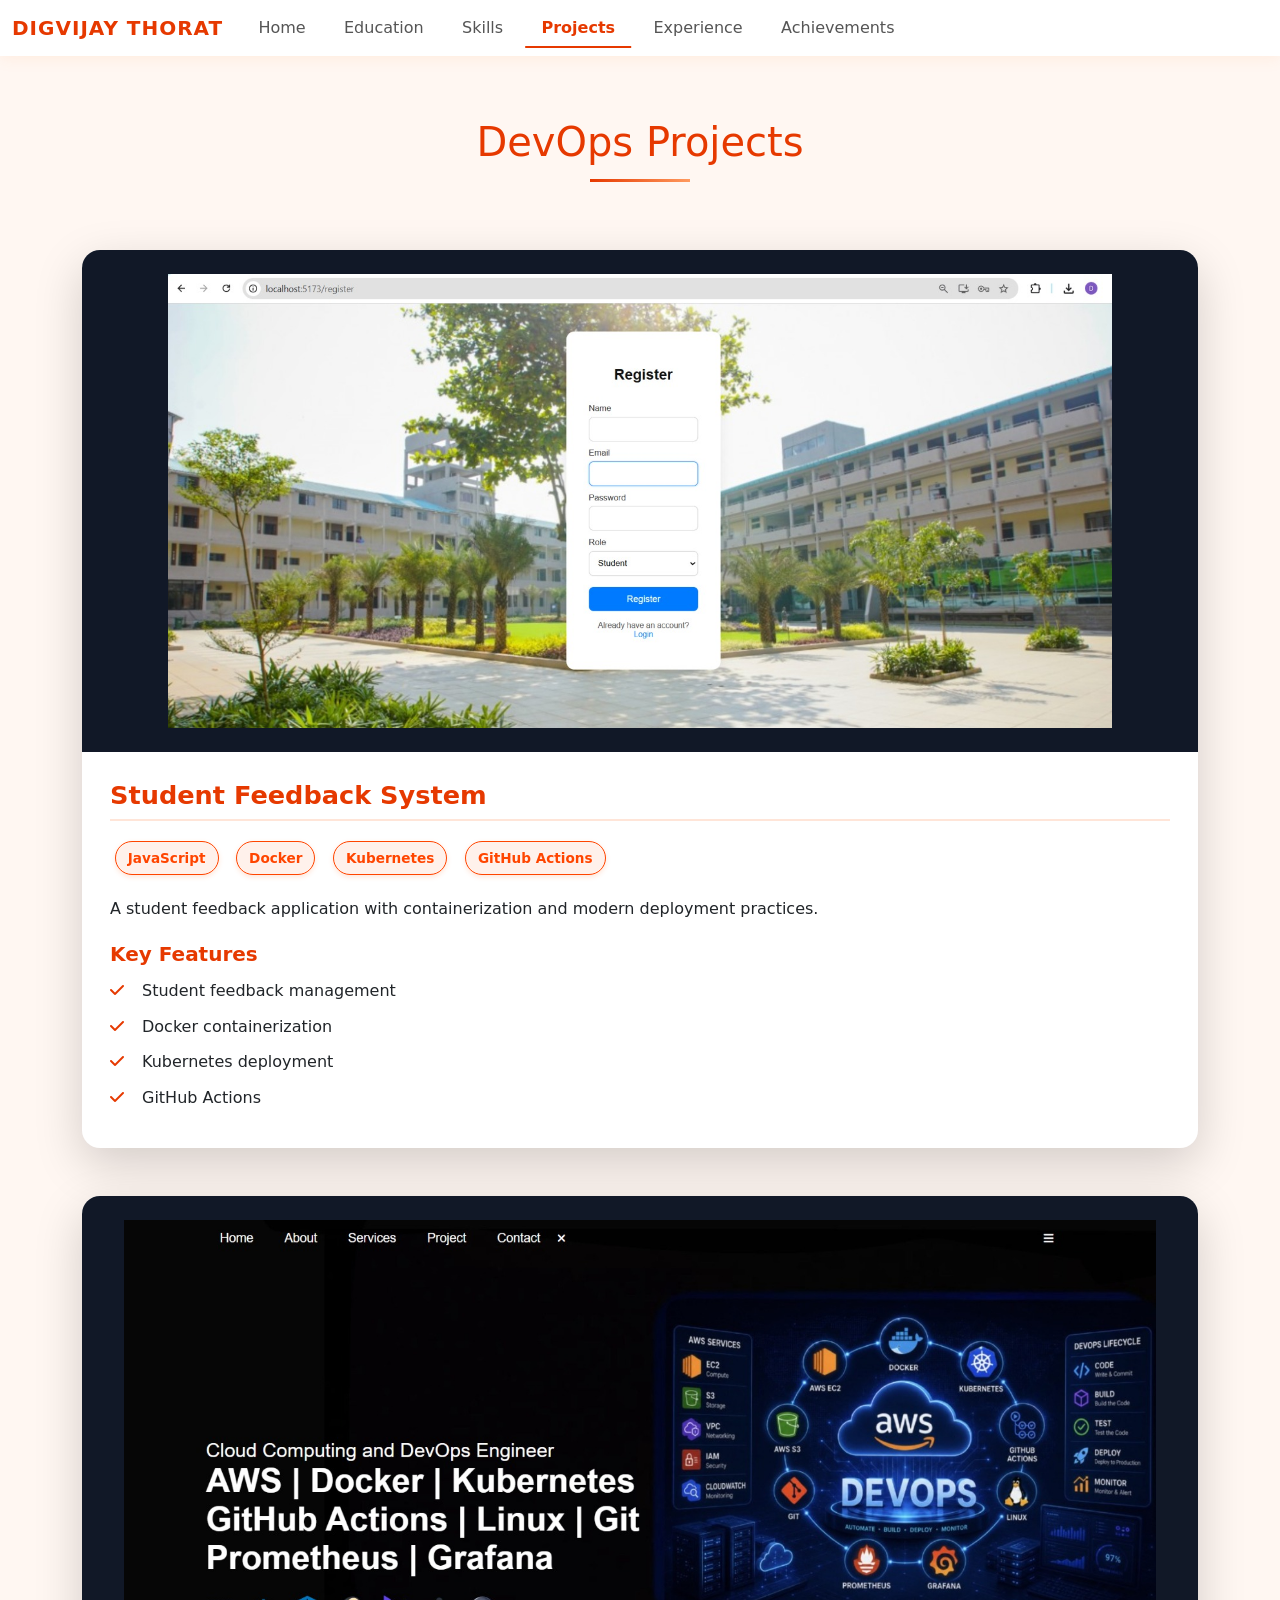
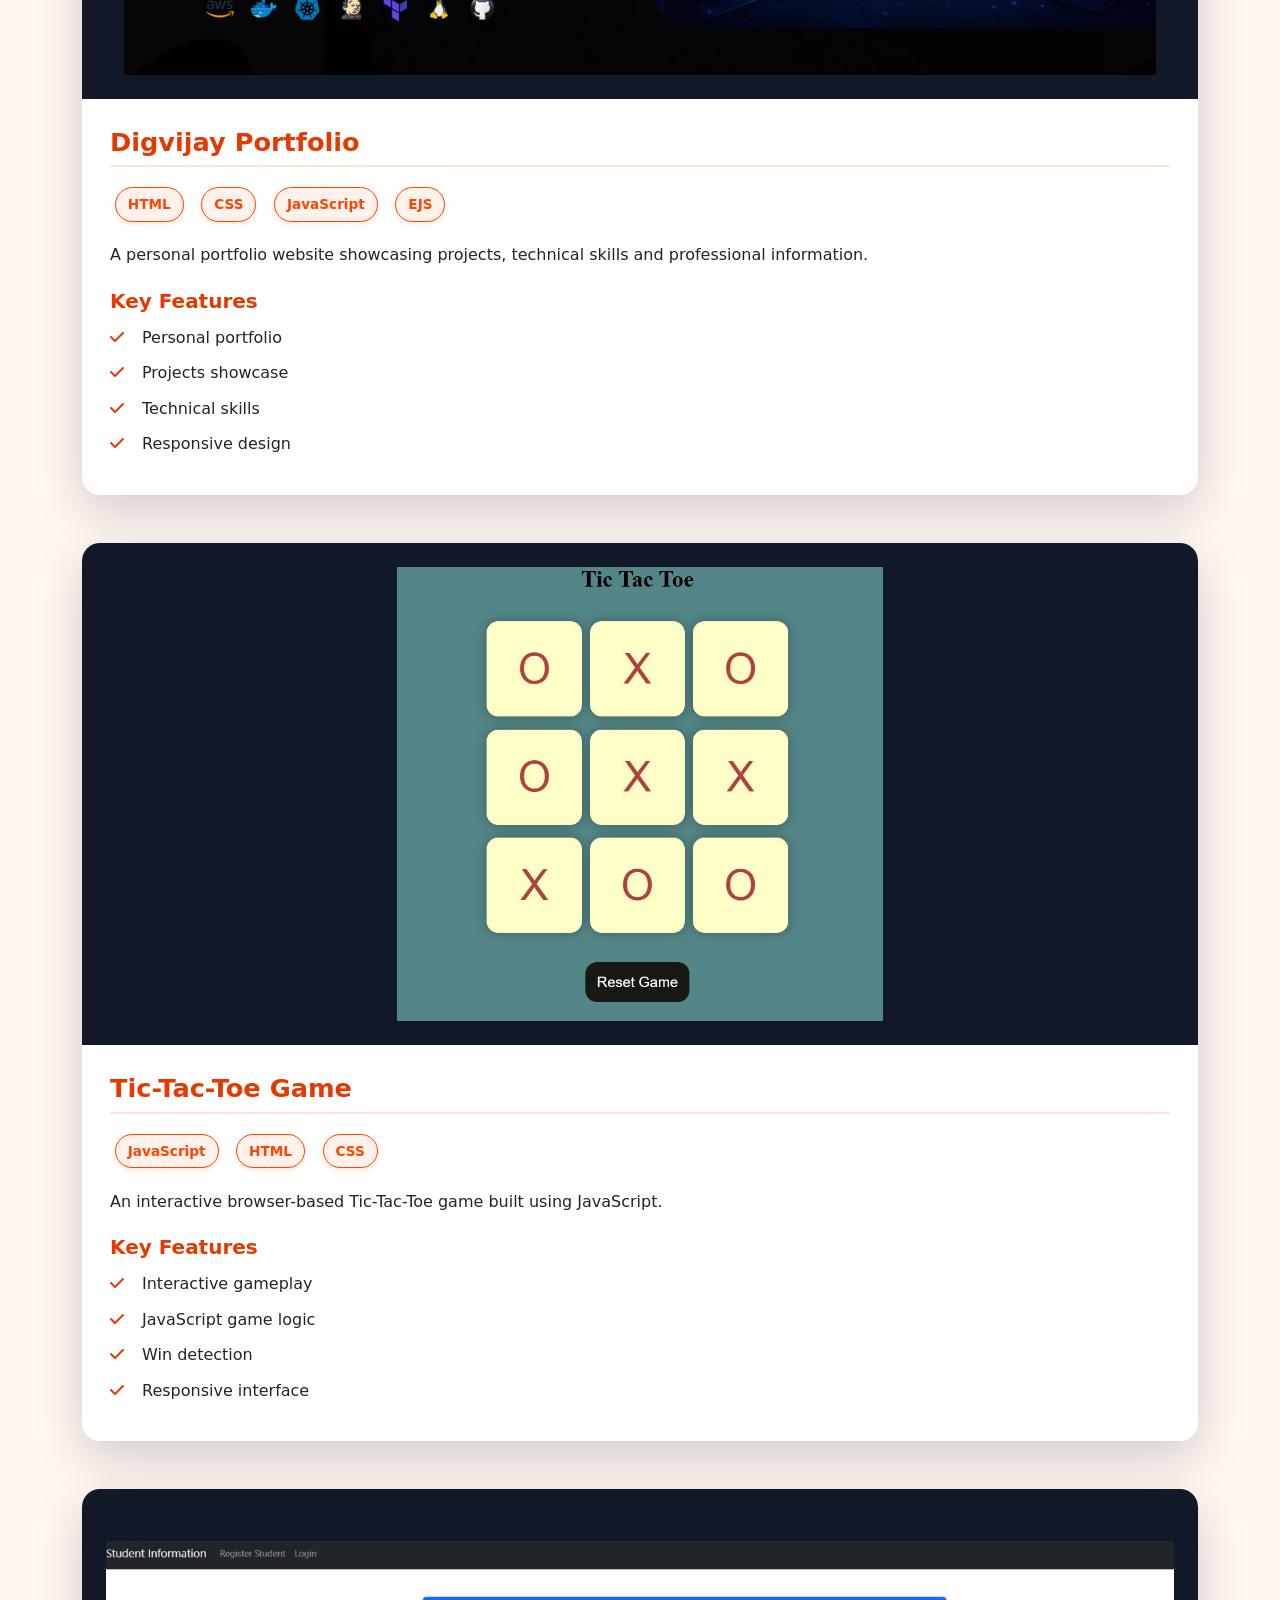
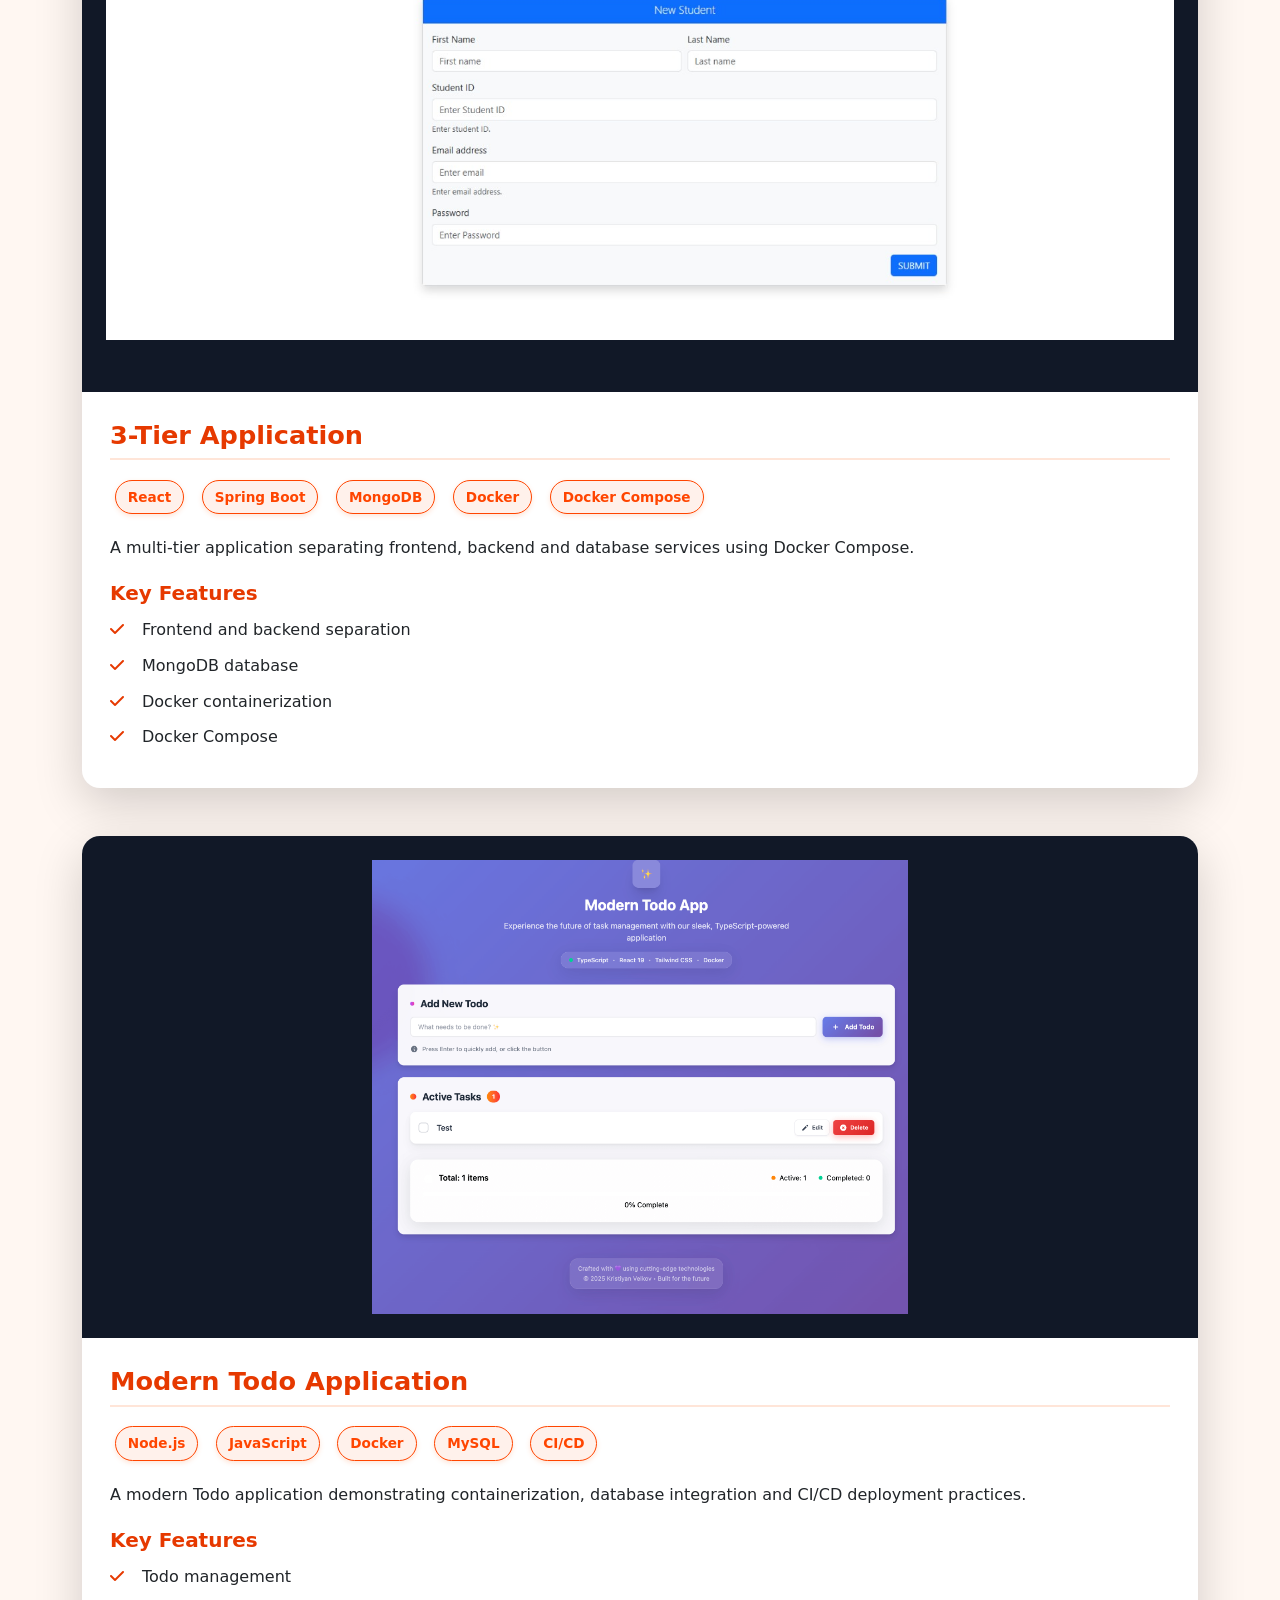
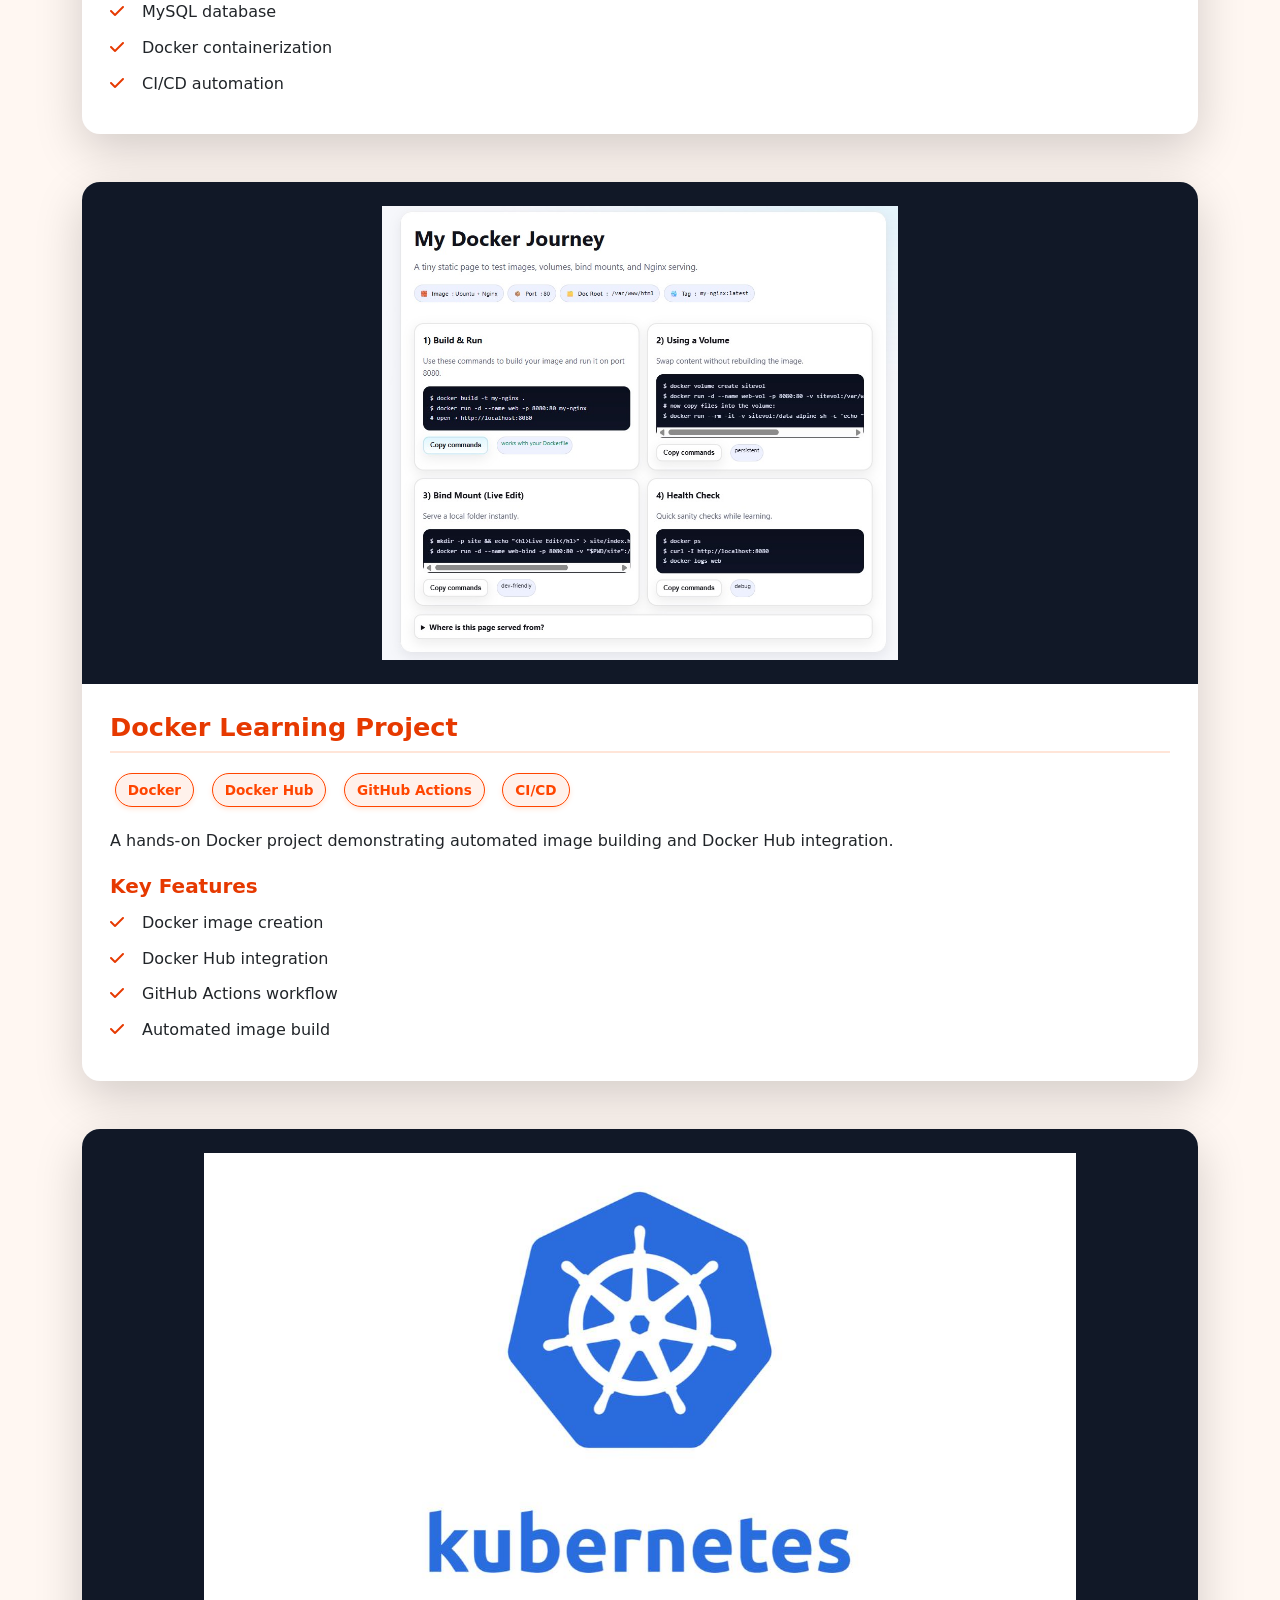
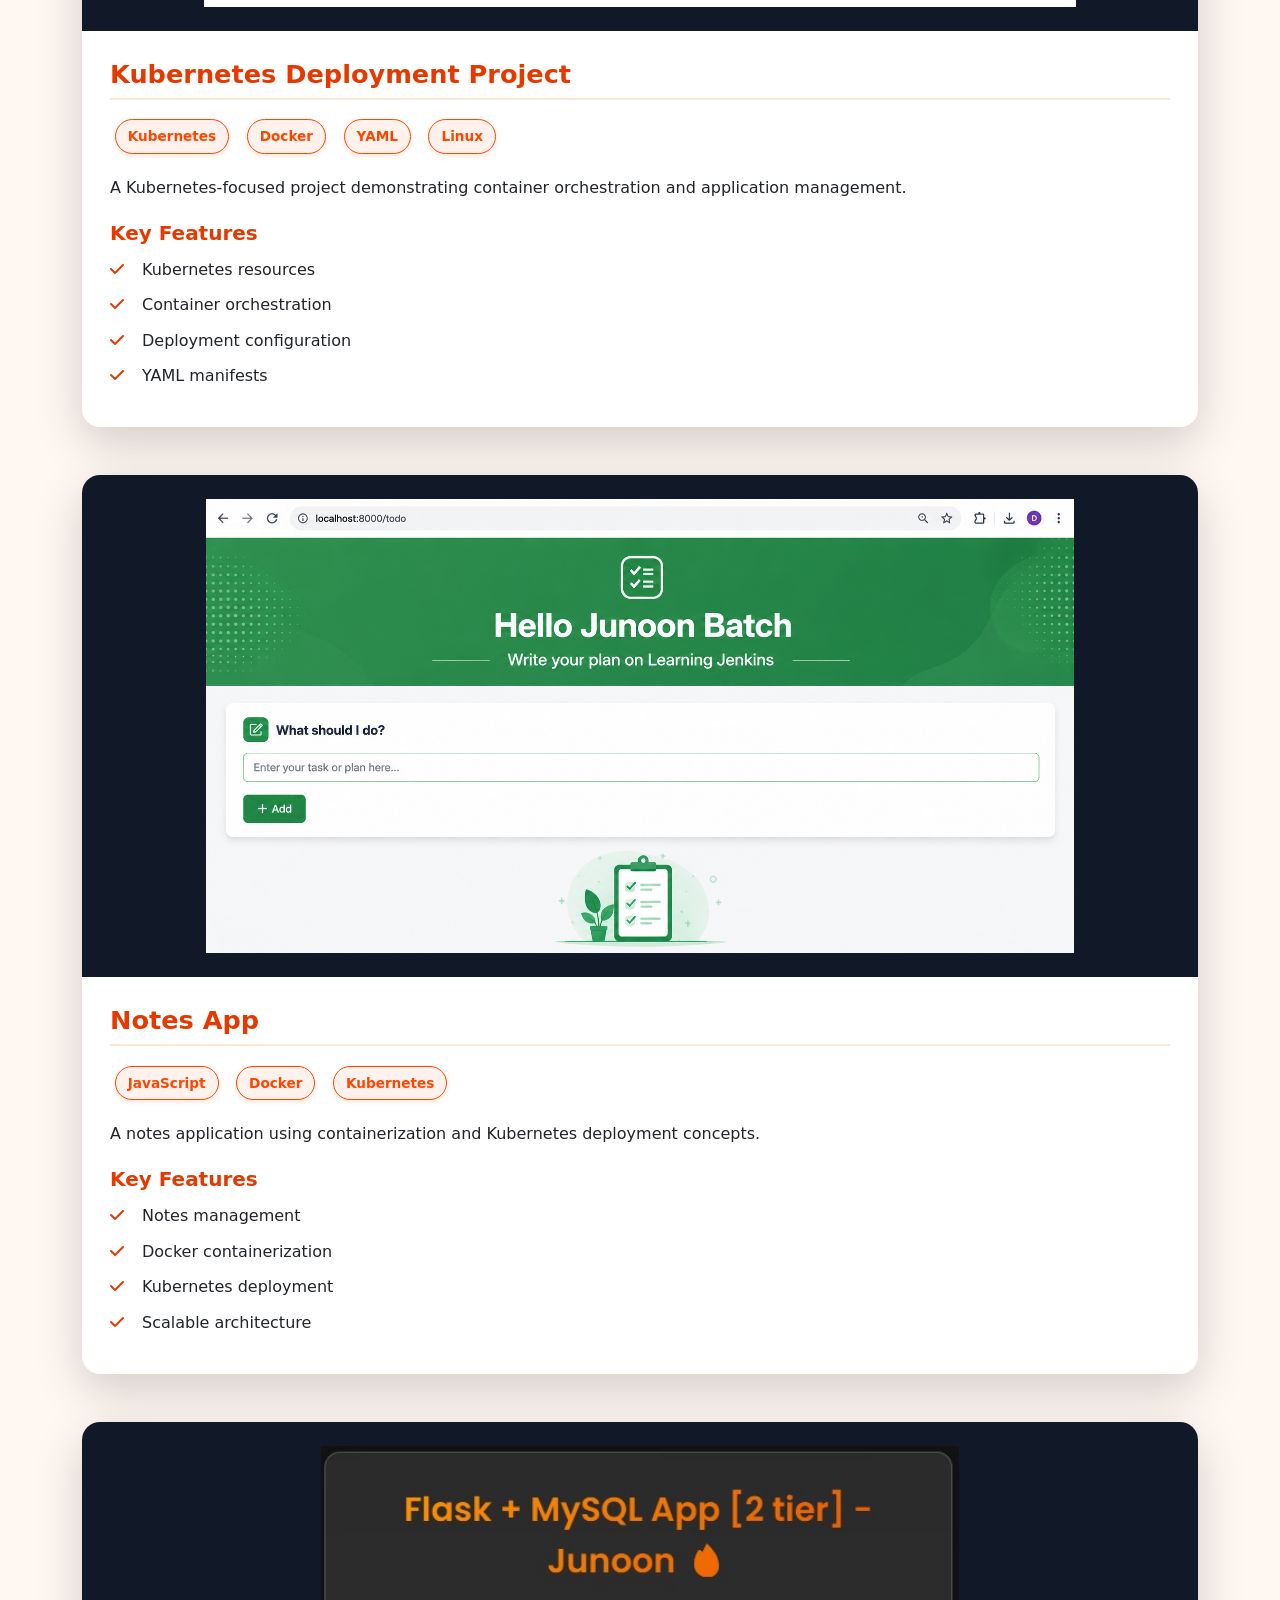
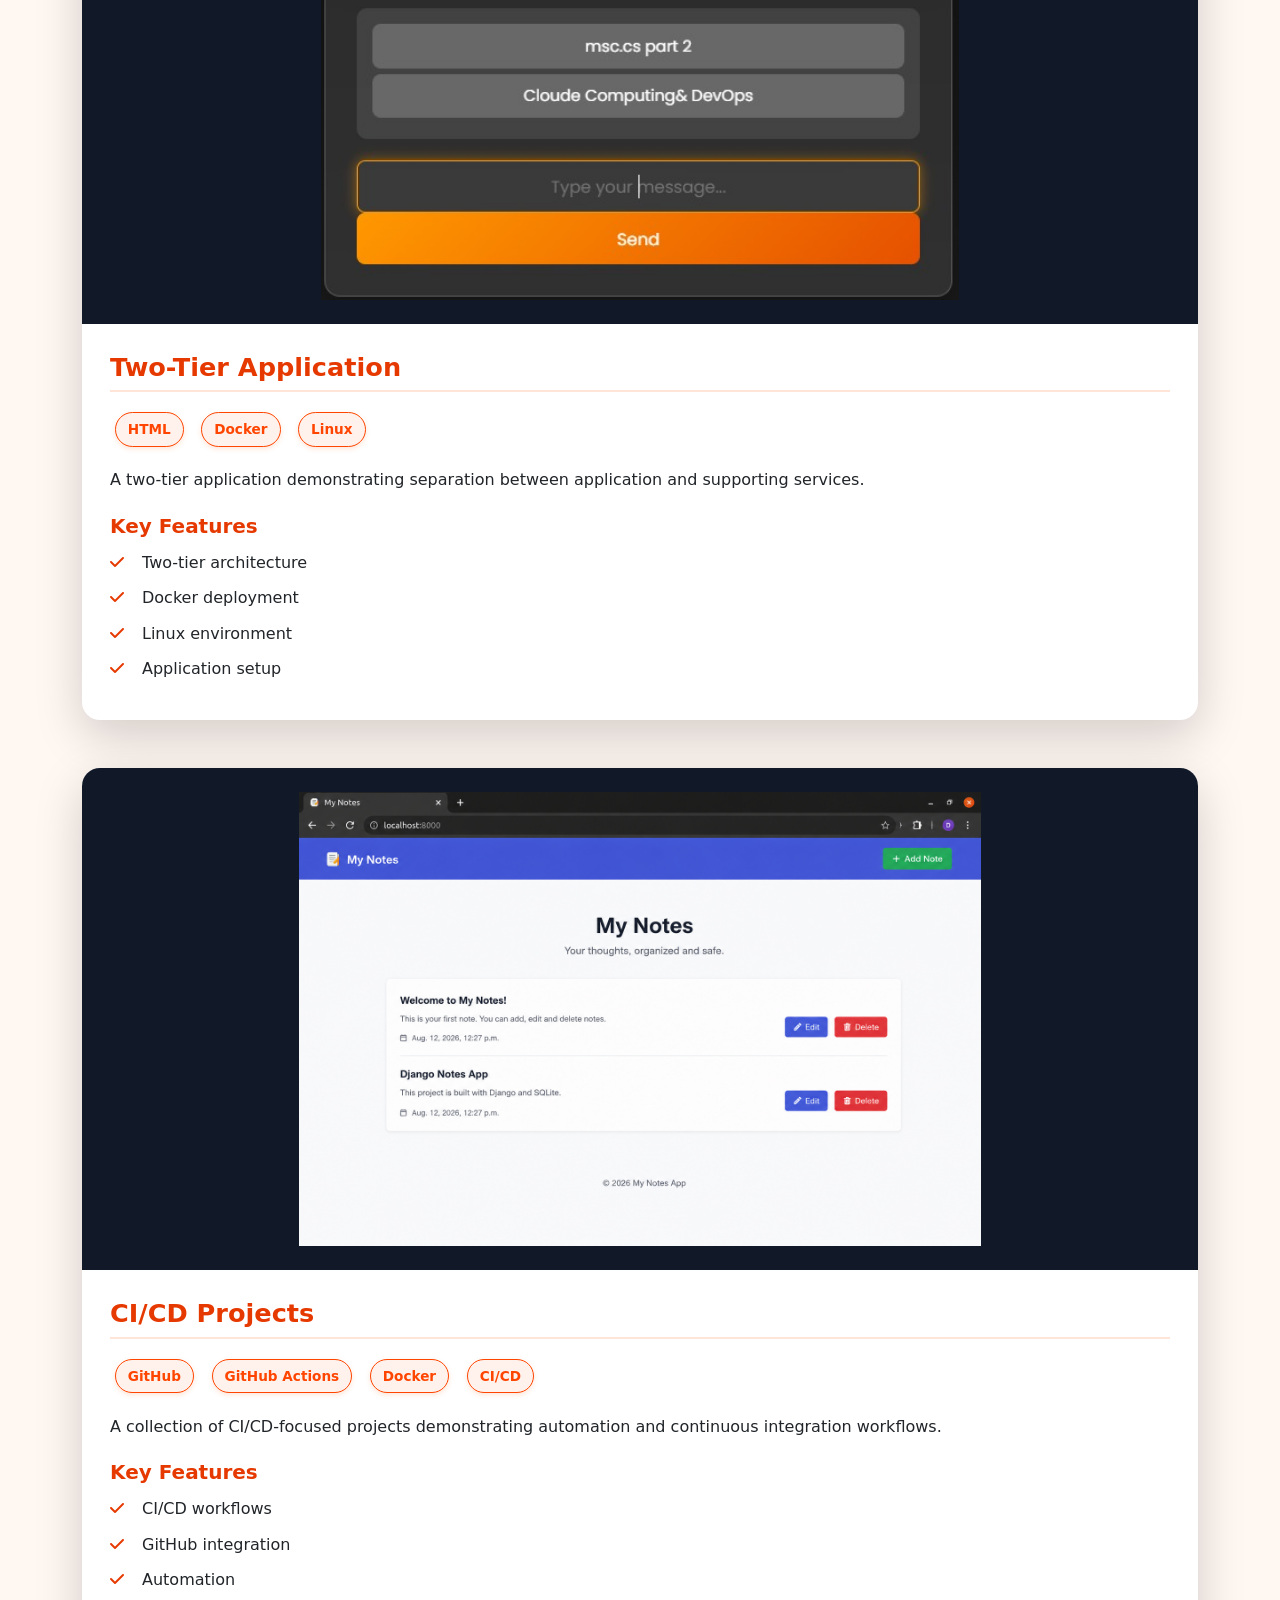
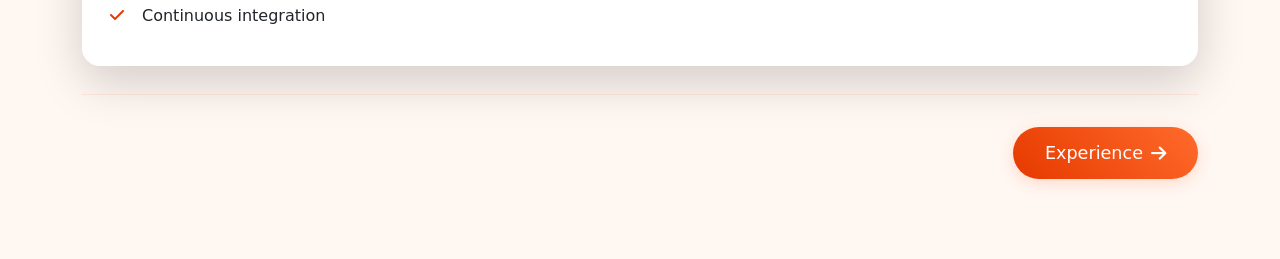
<file: static-site/localhost:8080/projects.html>
<!DOCTYPE html>
<html lang="en">

<head>

    <meta charset="UTF-8">
    <meta name="viewport" content="width=device-width, initial-scale=1.0">

    <title>Digvijay Thorat | Cloud & DevOps Engineer</title>

    <!-- Font Awesome -->
    <link rel="stylesheet"
        href="https://cdnjs.cloudflare.com/ajax/libs/font-awesome/6.6.0/css/all.min.css">

    <!-- Your Main CSS -->
    <link rel="stylesheet" href="style.css">

    <!-- Bootstrap CSS -->
    <link rel="stylesheet"
        href="https://cdn.jsdelivr.net/npm/bootstrap@5.3.3/dist/css/bootstrap.min.css">

    <style>

        /* =========================================================
           GLOBAL FIX
        ========================================================= */

        *,
        *::before,
        *::after {
            box-sizing: border-box;
        }

        html,
        body {
            width: 100%;
            max-width: 100%;
            overflow-x: hidden;
        }


        /* =========================================================
           PROJECT SECTION
        ========================================================= */

        .portfolio {
            width: 100%;
            max-width: 100%;
        }

        .project-card {
            width: 100%;
            max-width: 100%;
            transition: transform 0.3s ease;
        }

        .project-card:hover {
            transform: translateY(-6px);
        }

        .project-wrapper {
            width: 100%;
            max-width: 100%;
            overflow: hidden;
            border: none;
            border-radius: 18px;
        }


        /* =========================================================
           PROJECT IMAGE
        ========================================================= */

        .project-image {
            position: relative;
            width: 100%;
            max-width: 100%;
            height: 280px;
            overflow: hidden;
            background: #111827;
        }

        .project-img {
            width: 100%;
            max-width: 100%;
            height: 100%;
            object-fit: cover;
            display: block;
            transition: transform 0.5s ease;
        }

        .project-card:hover .project-img {
            transform: scale(1.05);
        }


        /* =========================================================
           PROJECT OVERLAY
        ========================================================= */

        .project-overlay {
            position: absolute;
            inset: 0;
            display: flex;
            justify-content: center;
            align-items: center;
            background: rgba(0, 0, 0, 0.55);
            opacity: 0;
            transition: opacity 0.3s ease;
        }

        .project-card:hover .project-overlay {
            opacity: 1;
        }

        .project-btn {
            display: inline-flex;
            align-items: center;
            justify-content: center;
            gap: 8px;
            padding: 11px 22px;
            background: #ff4500;
            color: white;
            border-radius: 8px;
            text-decoration: none;
            font-weight: 600;
            transition: all 0.3s ease;
        }

        .project-btn:hover {
            background: #e63e00;
            color: white;
            text-decoration: none;
            transform: translateY(-2px);
        }


        /* =========================================================
           PROJECT CONTENT
        ========================================================= */

        .project-content {
            width: 100%;
            max-width: 100%;
            padding: 28px;
        }

        .project-title {
            font-size: 1.6rem;
            font-weight: 700;
            margin-bottom: 12px;
            overflow-wrap: break-word;
        }

        .tech-stack {
            display: flex;
            flex-wrap: wrap;
            gap: 8px;
            margin: 15px 0;
            width: 100%;
        }

        .tech-badge {
            padding: 6px 12px;
            border-radius: 20px;
            background: #fff1eb;
            color: #ff4500;
            border: 1px solid #ff4500;
            font-size: 0.85rem;
            font-weight: 600;
            max-width: 100%;
        }

        .project-description {
            line-height: 1.7;
            margin-bottom: 20px;
            overflow-wrap: break-word;
        }


        /* =========================================================
           FEATURES
        ========================================================= */

        .features-section {
            width: 100%;
            max-width: 100%;
        }

        .features-section h5 {
            font-weight: 700;
            margin-bottom: 12px;
        }

        .feature-list {
            width: 100%;
            max-width: 100%;
            padding-left: 0;
            list-style: none;
            margin-bottom: 0;
        }

        .feature-list li {
            margin-bottom: 10px;
            line-height: 1.6;
            overflow-wrap: break-word;
        }

        .feature-list i {
            color: #ff4500;
            margin-right: 8px;
        }


        /* =========================================================
           MOBILE RESPONSIVE
        ========================================================= */

        @media (max-width: 768px) {

            html,
            body {
                width: 100%;
                max-width: 100%;
                overflow-x: hidden;
            }

            .container.my-5 {
                width: 100%;
                max-width: 100%;
                padding-left: 12px;
                padding-right: 12px;
                margin-top: 90px !important;
            }

            .section-title {
                width: 100%;
                max-width: 100%;
                font-size: 28px;
                line-height: 1.3;
                margin-bottom: 30px !important;
                overflow-wrap: break-word;
            }

            .portfolio {
                width: 100%;
                max-width: 100%;
            }

            .project-card {
                width: 100%;
                max-width: 100%;
            }

            .project-wrapper {
                width: 100%;
                max-width: 100%;
                border-radius: 14px;
            }

            .project-image {
                width: 100%;
                max-width: 100%;
                height: 210px;
            }

            .project-img {
                width: 100%;
                max-width: 100%;
                height: 100%;
                object-fit: cover;
            }

            .project-content {
                width: 100%;
                max-width: 100%;
                padding: 20px;
                overflow: hidden;
            }

            .project-title {
                width: 100%;
                max-width: 100%;
                font-size: 1.35rem;
                line-height: 1.4;
            }

            .tech-stack {
                width: 100%;
                max-width: 100%;
                display: flex;
                flex-wrap: wrap;
                gap: 7px;
            }

            .tech-badge {
                font-size: 0.78rem;
                padding: 5px 10px;
            }

            .project-description {
                width: 100%;
                max-width: 100%;
                font-size: 14px;
                line-height: 1.6;
            }

            .feature-list {
                width: 100%;
                max-width: 100%;
            }

            .feature-list li {
                width: 100%;
                max-width: 100%;
                font-size: 14px;
                line-height: 1.6;
            }

            .next-section-nav {
                width: 100%;
                max-width: 100%;
                text-align: center;
                margin-top: 25px;
            }

        }


        /* =========================================================
           SMALL MOBILE
        ========================================================= */

        @media (max-width: 480px) {

            .container.my-5 {
                padding-left: 10px;
                padding-right: 10px;
            }

            .section-title {
                font-size: 24px;
            }

            .project-image {
                height: 180px;
            }

            .project-content {
                padding: 16px;
            }

            .project-title {
                font-size: 1.2rem;
            }

            .tech-badge {
                font-size: 0.72rem;
                padding: 5px 8px;
            }

            .project-description {
                font-size: 13px;
            }

            .feature-list li {
                font-size: 13px;
            }

        }

    </style>

</head>


<body>


    <!-- =========================================================
         NAVBAR
    ========================================================= -->

    <nav class="navbar navbar-expand-lg fixed-top">

        <div class="container-fluid">

            <a class="navbar-brand" href="index.html">
                DIGVIJAY THORAT
            </a>


            <button class="navbar-toggler"
                type="button"
                data-bs-toggle="collapse"
                data-bs-target="#navbarSupportedContent"
                aria-controls="navbarSupportedContent"
                aria-expanded="false"
                aria-label="Toggle navigation">

                <span class="navbar-toggler-icon"></span>

            </button>


            <div class="collapse navbar-collapse"
                id="navbarSupportedContent">

                <ul class="navbar-nav me-auto mb-2 mb-lg-0">

                    <li class="nav-item">
                        <a class="nav-link"
                            href="index.html">
                            Home
                        </a>
                    </li>

                    <li class="nav-item">
                        <a class="nav-link"
                            href="education.html">
                            Education
                        </a>
                    </li>

                    <li class="nav-item">
                        <a class="nav-link"
                            href="skills.html">
                            Skills
                        </a>
                    </li>

                    <li class="nav-item">
                        <a class="nav-link"
                            href="projects.html">
                            Projects
                        </a>
                    </li>

                    <li class="nav-item">
                        <a class="nav-link"
                            href="experience.html">
                            Experience
                        </a>
                    </li>

                    <li class="nav-item">
                        <a class="nav-link"
                            href="achievements.html">
                            Achievements
                        </a>
                    </li>

                </ul>

            </div>

        </div>

    </nav>



    <!-- =========================================================
         ACTIVE NAVIGATION
    ========================================================= -->

    <script>

        document.addEventListener(
            'DOMContentLoaded',
            function () {

                const currentPath =
                    window.location.pathname;

                const navLinks =
                    document.querySelectorAll('.nav-link');

                navLinks.forEach(link => {

                    link.classList.remove('active');

                    const href =
                        link.getAttribute('href');

                    if (
                        href === currentPath ||
                        href.endsWith(
                            currentPath.split('/').pop()
                        )
                    ) {
                        link.classList.add('active');
                    }

                });

            }
        );

    </script>



    <!-- =========================================================
         PROJECTS
    ========================================================= -->

    <div class="container my-5">

        <h2 class="section-title text-center mb-5 fade-in">
            <span class="title-black">
                DevOps
            </span>
            Projects
        </h2>


        <div class="portfolio">


            <!-- =====================================================
                 1. STUDENT FEEDBACK SYSTEM
            ===================================================== -->

            <div class="project-card animate-on-scroll mb-5">

                <div class="card shadow-lg project-wrapper">

                    <div class="project-image">

                        <img src="student-feedback.png"
                            alt="Student Feedback System"
                            class="project-img">

                        <div class="project-overlay">

                            <a href="https://github.com/digvijay0804/student-feedback"
                                target="_blank"
                                rel="noopener noreferrer"
                                class="project-btn">

                                <i class="fab fa-github"></i>
                                GitHub

                            </a>

                        </div>

                    </div>


                    <div class="project-content">

                        <h3 class="project-title">
                            Student Feedback System
                        </h3>


                        <div class="tech-stack">

                            <span class="tech-badge">
                                JavaScript
                            </span>

                            <span class="tech-badge">
                                Docker
                            </span>

                            <span class="tech-badge">
                                Kubernetes
                            </span>

                            <span class="tech-badge">
                                GitHub Actions
                            </span>

                        </div>


                        <p class="project-description">
                            A student feedback application with
                            containerization and modern deployment practices.
                        </p>


                        <div class="features-section">

                            <h5>
                                Key Features
                            </h5>

                            <ul class="feature-list">

                                <li>
                                    <i class="fas fa-check"></i>
                                    Student feedback management
                                </li>

                                <li>
                                    <i class="fas fa-check"></i>
                                    Docker containerization
                                </li>

                                <li>
                                    <i class="fas fa-check"></i>
                                    Kubernetes deployment
                                </li>

                                <li>
                                    <i class="fas fa-check"></i>
                                    GitHub Actions
                                </li>

                            </ul>

                        </div>

                    </div>

                </div>

            </div>



            <!-- =====================================================
                 2. DIGVIJAY PORTFOLIO
            ===================================================== -->

            <div class="project-card animate-on-scroll mb-5">

                <div class="card shadow-lg project-wrapper">

                    <div class="project-image">

                        <img src="portfolio.png"
                            alt="Digvijay Portfolio"
                            class="project-img">

                        <div class="project-overlay">

                            <a href="https://github.com/digvijay0804/Digvijay-portfolio"
                                target="_blank"
                                rel="noopener noreferrer"
                                class="project-btn">

                                <i class="fab fa-github"></i>
                                GitHub

                            </a>

                        </div>

                    </div>


                    <div class="project-content">

                        <h3 class="project-title">
                            Digvijay Portfolio
                        </h3>


                        <div class="tech-stack">

                            <span class="tech-badge">
                                HTML
                            </span>

                            <span class="tech-badge">
                                CSS
                            </span>

                            <span class="tech-badge">
                                JavaScript
                            </span>

                            <span class="tech-badge">
                                EJS
                            </span>

                        </div>


                        <p class="project-description">
                            A personal portfolio website showcasing projects,
                            technical skills and professional information.
                        </p>


                        <div class="features-section">

                            <h5>
                                Key Features
                            </h5>

                            <ul class="feature-list">

                                <li>
                                    <i class="fas fa-check"></i>
                                    Personal portfolio
                                </li>

                                <li>
                                    <i class="fas fa-check"></i>
                                    Projects showcase
                                </li>

                                <li>
                                    <i class="fas fa-check"></i>
                                    Technical skills
                                </li>

                                <li>
                                    <i class="fas fa-check"></i>
                                    Responsive design
                                </li>

                            </ul>

                        </div>

                    </div>

                </div>

            </div>



            <!-- =====================================================
                 3. TIC TAC TOE
            ===================================================== -->

            <div class="project-card animate-on-scroll mb-5">

                <div class="card shadow-lg project-wrapper">

                    <div class="project-image">

                        <img src="tictactoe.png"
                            alt="Tic Tac Toe Game"
                            class="project-img">

                        <div class="project-overlay">

                            <a href="https://github.com/digvijay0804/tic-tac-toe-game"
                                target="_blank"
                                rel="noopener noreferrer"
                                class="project-btn">

                                <i class="fab fa-github"></i>
                                GitHub

                            </a>

                        </div>

                    </div>


                    <div class="project-content">

                        <h3 class="project-title">
                            Tic-Tac-Toe Game
                        </h3>


                        <div class="tech-stack">

                            <span class="tech-badge">
                                JavaScript
                            </span>

                            <span class="tech-badge">
                                HTML
                            </span>

                            <span class="tech-badge">
                                CSS
                            </span>

                        </div>


                        <p class="project-description">
                            An interactive browser-based Tic-Tac-Toe game
                            built using JavaScript.
                        </p>


                        <div class="features-section">

                            <h5>
                                Key Features
                            </h5>

                            <ul class="feature-list">

                                <li>
                                    <i class="fas fa-check"></i>
                                    Interactive gameplay
                                </li>

                                <li>
                                    <i class="fas fa-check"></i>
                                    JavaScript game logic
                                </li>

                                <li>
                                    <i class="fas fa-check"></i>
                                    Win detection
                                </li>

                                <li>
                                    <i class="fas fa-check"></i>
                                    Responsive interface
                                </li>

                            </ul>

                        </div>

                    </div>

                </div>

            </div>



            <!-- =====================================================
                 4. THREE TIER APPLICATION
            ===================================================== -->

            <div class="project-card animate-on-scroll mb-5">

                <div class="card shadow-lg project-wrapper">

                    <div class="project-image">

                        <img src="three-tier.png"
                            alt="Three Tier Application"
                            class="project-img">

                        <div class="project-overlay">

                            <a href="https://github.com/digvijay0804/3_tier_application"
                                target="_blank"
                                rel="noopener noreferrer"
                                class="project-btn">

                                <i class="fab fa-github"></i>
                                GitHub

                            </a>

                        </div>

                    </div>


                    <div class="project-content">

                        <h3 class="project-title">
                            3-Tier Application
                        </h3>


                        <div class="tech-stack">

                            <span class="tech-badge">
                                React
                            </span>

                            <span class="tech-badge">
                                Spring Boot
                            </span>

                            <span class="tech-badge">
                                MongoDB
                            </span>

                            <span class="tech-badge">
                                Docker
                            </span>

                            <span class="tech-badge">
                                Docker Compose
                            </span>

                        </div>


                        <p class="project-description">
                            A multi-tier application separating frontend,
                            backend and database services using Docker Compose.
                        </p>


                        <div class="features-section">

                            <h5>
                                Key Features
                            </h5>

                            <ul class="feature-list">

                                <li>
                                    <i class="fas fa-check"></i>
                                    Frontend and backend separation
                                </li>

                                <li>
                                    <i class="fas fa-check"></i>
                                    MongoDB database
                                </li>

                                <li>
                                    <i class="fas fa-check"></i>
                                    Docker containerization
                                </li>

                                <li>
                                    <i class="fas fa-check"></i>
                                    Docker Compose
                                </li>

                            </ul>

                        </div>

                    </div>

                </div>

            </div>



            <!-- =====================================================
                 5. MODERN TODO
            ===================================================== -->

            <div class="project-card animate-on-scroll mb-5">

                <div class="card shadow-lg project-wrapper">

                    <div class="project-image">

                        <img src="modern-todo.png"
                            alt="Modern Todo Application"
                            class="project-img">

                        <div class="project-overlay">

                            <a href="https://github.com/digvijay0804/CI-CD-Projects"
                                target="_blank"
                                rel="noopener noreferrer"
                                class="project-btn">

                                <i class="fab fa-github"></i>
                                GitHub

                            </a>

                        </div>

                    </div>


                    <div class="project-content">

                        <h3 class="project-title">
                            Modern Todo Application
                        </h3>


                        <div class="tech-stack">

                            <span class="tech-badge">
                                Node.js
                            </span>

                            <span class="tech-badge">
                                JavaScript
                            </span>

                            <span class="tech-badge">
                                Docker
                            </span>

                            <span class="tech-badge">
                                MySQL
                            </span>

                            <span class="tech-badge">
                                CI/CD
                            </span>

                        </div>


                        <p class="project-description">
                            A modern Todo application demonstrating containerization,
                            database integration and CI/CD deployment practices.
                        </p>


                        <div class="features-section">

                            <h5>
                                Key Features
                            </h5>

                            <ul class="feature-list">

                                <li>
                                    <i class="fas fa-check"></i>
                                    Todo management
                                </li>

                                <li>
                                    <i class="fas fa-check"></i>
                                    MySQL database
                                </li>

                                <li>
                                    <i class="fas fa-check"></i>
                                    Docker containerization
                                </li>

                                <li>
                                    <i class="fas fa-check"></i>
                                    CI/CD automation
                                </li>

                            </ul>

                        </div>

                    </div>

                </div>

            </div>



            <!-- =====================================================
                 6. DOCKER LEARNING
            ===================================================== -->

            <div class="project-card animate-on-scroll mb-5">

                <div class="card shadow-lg project-wrapper">

                    <div class="project-image">

                        <img src="docker-learning.png"
                            alt="Docker Learning Project"
                            class="project-img">

                        <div class="project-overlay">

                            <a href="https://github.com/digvijay0804/docker-learning-project"
                                target="_blank"
                                rel="noopener noreferrer"
                                class="project-btn">

                                <i class="fab fa-github"></i>
                                GitHub

                            </a>

                        </div>

                    </div>


                    <div class="project-content">

                        <h3 class="project-title">
                            Docker Learning Project
                        </h3>


                        <div class="tech-stack">

                            <span class="tech-badge">
                                Docker
                            </span>

                            <span class="tech-badge">
                                Docker Hub
                            </span>

                            <span class="tech-badge">
                                GitHub Actions
                            </span>

                            <span class="tech-badge">
                                CI/CD
                            </span>

                        </div>


                        <p class="project-description">
                            A hands-on Docker project demonstrating automated
                            image building and Docker Hub integration.
                        </p>


                        <div class="features-section">

                            <h5>
                                Key Features
                            </h5>

                            <ul class="feature-list">

                                <li>
                                    <i class="fas fa-check"></i>
                                    Docker image creation
                                </li>

                                <li>
                                    <i class="fas fa-check"></i>
                                    Docker Hub integration
                                </li>

                                <li>
                                    <i class="fas fa-check"></i>
                                    GitHub Actions workflow
                                </li>

                                <li>
                                    <i class="fas fa-check"></i>
                                    Automated image build
                                </li>

                            </ul>

                        </div>

                    </div>

                </div>

            </div>



            <!-- =====================================================
                 7. KUBERNETES
            ===================================================== -->

            <div class="project-card animate-on-scroll mb-5">

                <div class="card shadow-lg project-wrapper">

                    <div class="project-image">

                        <img src="kubernetes.png"
                            alt="Kubernetes Project"
                            class="project-img">

                        <div class="project-overlay">

                            <a href="https://github.com/digvijay0804/K8S"
                                target="_blank"
                                rel="noopener noreferrer"
                                class="project-btn">

                                <i class="fab fa-github"></i>
                                GitHub

                            </a>

                        </div>

                    </div>


                    <div class="project-content">

                        <h3 class="project-title">
                            Kubernetes Deployment Project
                        </h3>


                        <div class="tech-stack">

                            <span class="tech-badge">
                                Kubernetes
                            </span>

                            <span class="tech-badge">
                                Docker
                            </span>

                            <span class="tech-badge">
                                YAML
                            </span>

                            <span class="tech-badge">
                                Linux
                            </span>

                        </div>


                        <p class="project-description">
                            A Kubernetes-focused project demonstrating container
                            orchestration and application management.
                        </p>


                        <div class="features-section">

                            <h5>
                                Key Features
                            </h5>

                            <ul class="feature-list">

                                <li>
                                    <i class="fas fa-check"></i>
                                    Kubernetes resources
                                </li>

                                <li>
                                    <i class="fas fa-check"></i>
                                    Container orchestration
                                </li>

                                <li>
                                    <i class="fas fa-check"></i>
                                    Deployment configuration
                                </li>

                                <li>
                                    <i class="fas fa-check"></i>
                                    YAML manifests
                                </li>

                            </ul>

                        </div>

                    </div>

                </div>

            </div>



            <!-- =====================================================
                 8. NOTES APP
            ===================================================== -->

            <div class="project-card animate-on-scroll mb-5">

                <div class="card shadow-lg project-wrapper">

                    <div class="project-image">

                        <img src="notes-app.png"
                            alt="Notes App"
                            class="project-img">

                        <div class="project-overlay">

                            <a href="https://github.com/digvijay0804/Notes_App"
                                target="_blank"
                                rel="noopener noreferrer"
                                class="project-btn">

                                <i class="fab fa-github"></i>
                                GitHub

                            </a>

                        </div>

                    </div>


                    <div class="project-content">

                        <h3 class="project-title">
                            Notes App
                        </h3>


                        <div class="tech-stack">

                            <span class="tech-badge">
                                JavaScript
                            </span>

                            <span class="tech-badge">
                                Docker
                            </span>

                            <span class="tech-badge">
                                Kubernetes
                            </span>

                        </div>


                        <p class="project-description">
                            A notes application using containerization and
                            Kubernetes deployment concepts.
                        </p>


                        <div class="features-section">

                            <h5>
                                Key Features
                            </h5>

                            <ul class="feature-list">

                                <li>
                                    <i class="fas fa-check"></i>
                                    Notes management
                                </li>

                                <li>
                                    <i class="fas fa-check"></i>
                                    Docker containerization
                                </li>

                                <li>
                                    <i class="fas fa-check"></i>
                                    Kubernetes deployment
                                </li>

                                <li>
                                    <i class="fas fa-check"></i>
                                    Scalable architecture
                                </li>

                            </ul>

                        </div>

                    </div>

                </div>

            </div>



            <!-- =====================================================
                 9. TWO TIER APPLICATION
            ===================================================== -->

            <div class="project-card animate-on-scroll mb-5">

                <div class="card shadow-lg project-wrapper">

                    <div class="project-image">

                        <img src="two-tier.png"
                            alt="Two Tier Application"
                            class="project-img">

                        <div class="project-overlay">

                            <a href="https://github.com/digvijay0804/two-tier-application"
                                target="_blank"
                                rel="noopener noreferrer"
                                class="project-btn">

                                <i class="fab fa-github"></i>
                                GitHub

                            </a>

                        </div>

                    </div>


                    <div class="project-content">

                        <h3 class="project-title">
                            Two-Tier Application
                        </h3>


                        <div class="tech-stack">

                            <span class="tech-badge">
                                HTML
                            </span>

                            <span class="tech-badge">
                                Docker
                            </span>

                            <span class="tech-badge">
                                Linux
                            </span>

                        </div>


                        <p class="project-description">
                            A two-tier application demonstrating separation
                            between application and supporting services.
                        </p>


                        <div class="features-section">

                            <h5>
                                Key Features
                            </h5>

                            <ul class="feature-list">

                                <li>
                                    <i class="fas fa-check"></i>
                                    Two-tier architecture
                                </li>

                                <li>
                                    <i class="fas fa-check"></i>
                                    Docker deployment
                                </li>

                                <li>
                                    <i class="fas fa-check"></i>
                                    Linux environment
                                </li>

                                <li>
                                    <i class="fas fa-check"></i>
                                    Application setup
                                </li>

                            </ul>

                        </div>

                    </div>

                </div>

            </div>



            <!-- =====================================================
                 10. CI/CD PROJECTS
            ===================================================== -->

            <div class="project-card animate-on-scroll mb-5">

                <div class="card shadow-lg project-wrapper">

                    <div class="project-image">

                        <img src="cicd.png"
                            alt="CI CD Projects"
                            class="project-img">

                        <div class="project-overlay">

                            <a href="https://github.com/digvijay0804/CI-CD-Projects"
                                target="_blank"
                                rel="noopener noreferrer"
                                class="project-btn">

                                <i class="fab fa-github"></i>
                                GitHub

                            </a>

                        </div>

                    </div>


                    <div class="project-content">

                        <h3 class="project-title">
                            CI/CD Projects
                        </h3>


                        <div class="tech-stack">

                            <span class="tech-badge">
                                GitHub
                            </span>

                            <span class="tech-badge">
                                GitHub Actions
                            </span>

                            <span class="tech-badge">
                                Docker
                            </span>

                            <span class="tech-badge">
                                CI/CD
                            </span>

                        </div>


                        <p class="project-description">
                            A collection of CI/CD-focused projects demonstrating
                            automation and continuous integration workflows.
                        </p>


                        <div class="features-section">

                            <h5>
                                Key Features
                            </h5>

                            <ul class="feature-list">

                                <li>
                                    <i class="fas fa-check"></i>
                                    CI/CD workflows
                                </li>

                                <li>
                                    <i class="fas fa-check"></i>
                                    GitHub integration
                                </li>

                                <li>
                                    <i class="fas fa-check"></i>
                                    Automation
                                </li>

                                <li>
                                    <i class="fas fa-check"></i>
                                    Continuous integration
                                </li>

                            </ul>

                        </div>

                    </div>

                </div>

            </div>


        </div>



        <!-- =====================================================
             NEXT PAGE
        ===================================================== -->

        <div class="next-section-nav">

            <a href="experience.html"
                class="next-page-btn">

                Experience

                <i class="fas fa-arrow-right"></i>

            </a>

        </div>

    </div>



    <!-- =========================================================
         TYPING EFFECT
    ========================================================= -->

    <script>

        const texts = [
            'Cloud & DevOps Engineer',
            'AWS Enthusiast',
            'DevOps Engineer'
        ];

        let textIndex = 0;
        let charIndex = 0;


        function type() {

            const typingElement =
                document.querySelector('.typing-text');

            if (!typingElement) {
                return;
            }

            if (charIndex < texts[textIndex].length) {

                typingElement.textContent +=
                    texts[textIndex].charAt(charIndex);

                charIndex++;

                setTimeout(type, 100);

            } else {

                setTimeout(erase, 2000);

            }

        }


        function erase() {

            const typingElement =
                document.querySelector('.typing-text');

            if (!typingElement) {
                return;
            }

            if (charIndex > 0) {

                typingElement.textContent =
                    texts[textIndex]
                    .substring(0, charIndex - 1);

                charIndex--;

                setTimeout(erase, 50);

            } else {

                textIndex =
                    (textIndex + 1) % texts.length;

                setTimeout(type, 500);

            }

        }



        /* =========================================================
           SCROLL ANIMATION
        ========================================================= */

        function handleScrollAnimations() {

            const elements =
                document.querySelectorAll(
                    '.animate-on-scroll'
                );

            elements.forEach(element => {

                const elementTop =
                    element.getBoundingClientRect().top;

                const windowHeight =
                    window.innerHeight;

                if (
                    elementTop <
                    windowHeight * 0.75
                ) {

                    element.classList.add('fade-in');

                }

            });

        }



        document.addEventListener(
            'DOMContentLoaded',
            () => {

                setTimeout(type, 1000);

                window.addEventListener(
                    'scroll',
                    handleScrollAnimations
                );

                handleScrollAnimations();

            }
        );

    </script>



    <!-- =========================================================
         BOOTSTRAP JS
    ========================================================= -->

    <script src="https://cdn.jsdelivr.net/npm/bootstrap@5.3.3/dist/js/bootstrap.bundle.min.js"></script>


</body>

</html>
</file>
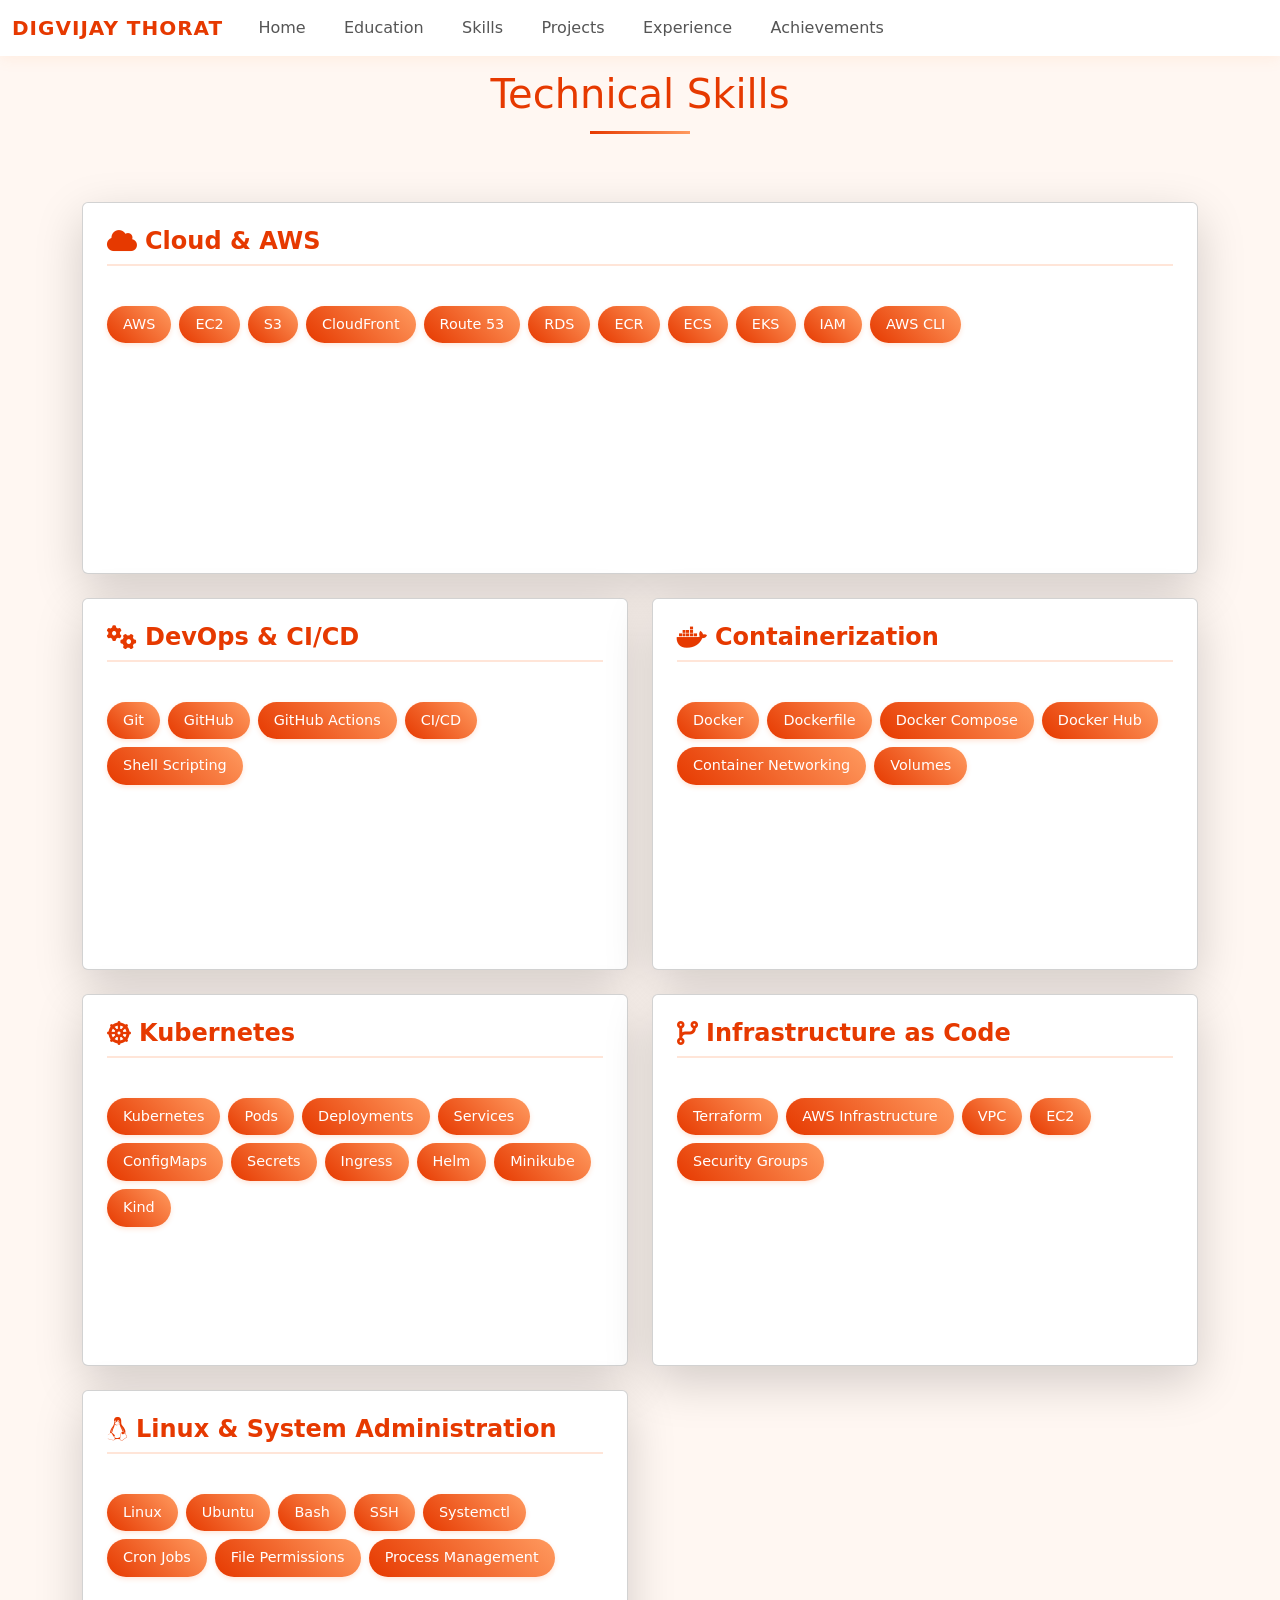
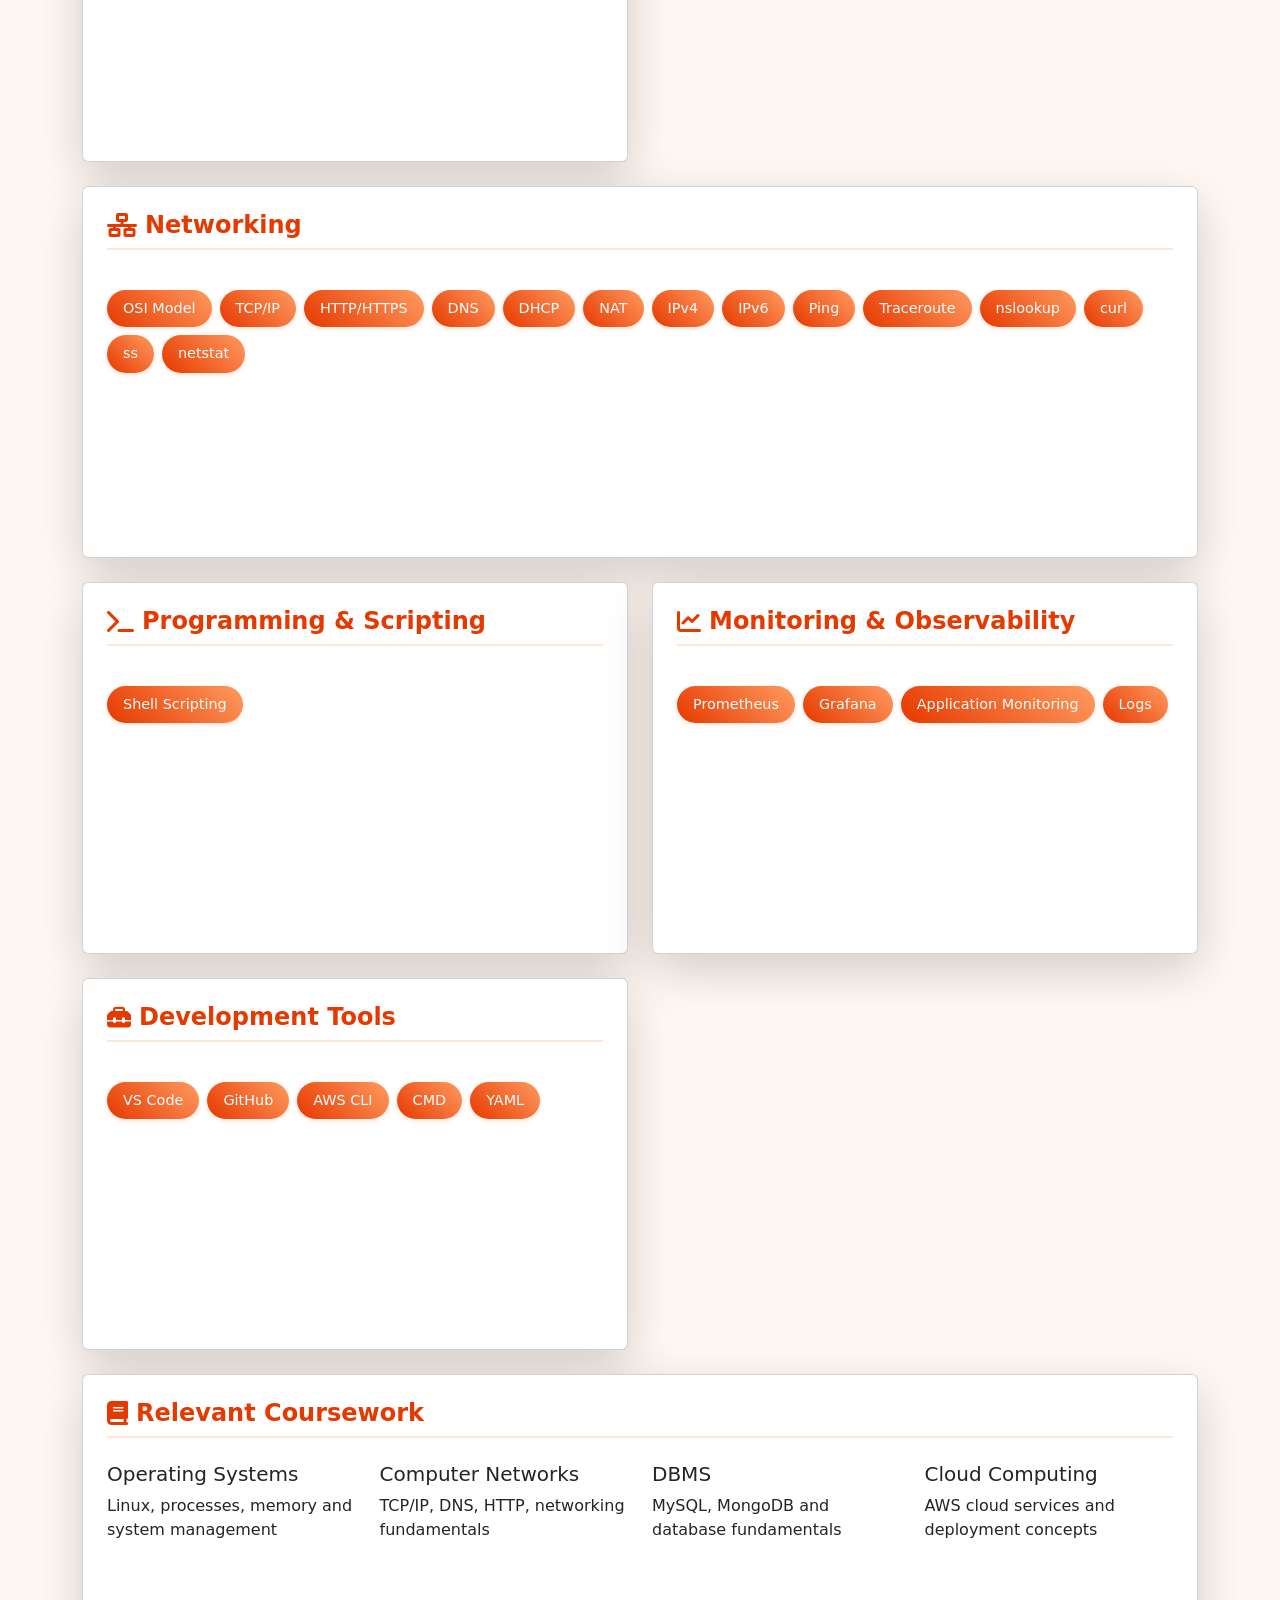
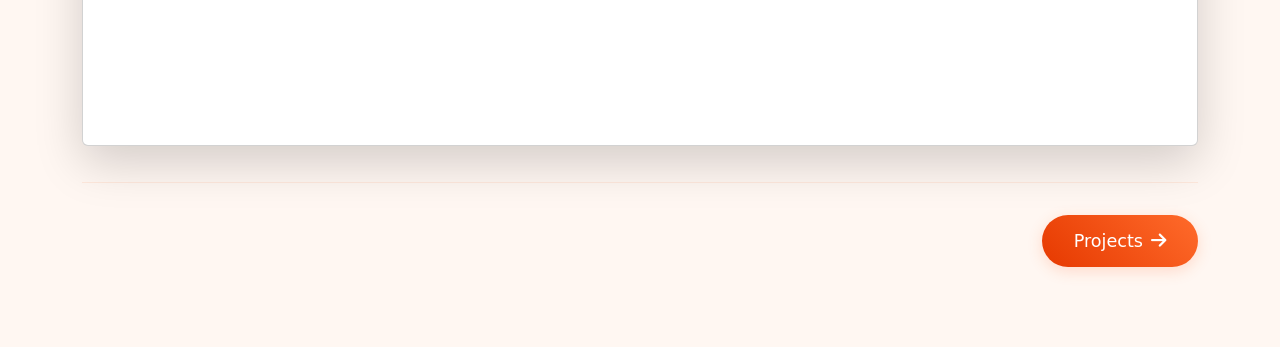
<file: static-site/localhost:8080/skills.html>
<!DOCTYPE html>

<html lang="en">
<head>
    <meta charset="UTF-8">
    <meta name="viewport" content="width=device-width, initial-scale=1.0">


<title>Digvijay Thorat | Cloud & DevOps Engineer</title>

<link rel="stylesheet"
    href="https://cdnjs.cloudflare.com/ajax/libs/font-awesome/6.6.0/css/all.min.css"
    integrity="sha512-Kc323vGBEqzTmouAECnVceyQqyqdsSiqLQISBL29aUW4U/M7pSPA/gEUZQqv1cwx4OnYxTxve5UMg5GT6L4JJg=="
    crossorigin="anonymous"
    referrerpolicy="no-referrer" />

<link rel="stylesheet" href="style.css">

<link href="https://cdn.jsdelivr.net/npm/bootstrap@5.3.3/dist/css/bootstrap.min.css"
    rel="stylesheet"
    integrity="sha384-QWTKZyjpPEjISv5WaRU9OFeRpok6YctnYmDr5pNlyT2bRjXh0JMhjY6hW+ALEwIH"
    crossorigin="anonymous">

</head>

<body>


<nav class="navbar navbar-expand-lg fixed-top">
    <div class="container-fluid">


    <a class="navbar-brand" href="index.html">
        DIGVIJAY THORAT
    </a>

    <button class="navbar-toggler"
            type="button"
            data-bs-toggle="collapse"
            data-bs-target="#navbarSupportedContent"
            aria-controls="navbarSupportedContent"
            aria-expanded="false"
            aria-label="Toggle navigation">

        <span class="navbar-toggler-icon"></span>

    </button>

    <div class="collapse navbar-collapse" id="navbarSupportedContent">

        <ul class="navbar-nav me-auto mb-2 mb-lg-0">

            <li class="nav-item">
                <a class="nav-link" href="index.html">Home</a>
            </li>

            <li class="nav-item">
                <a class="nav-link" href="education.html">Education</a>
            </li>

            <li class="nav-item">
                <a class="nav-link" href="skills.html">Skills</a>
            </li>

            <li class="nav-item">
                <a class="nav-link" href="projects.html">Projects</a>
            </li>

            <li class="nav-item">
                <a class="nav-link" href="experience.html">Experience</a>
            </li>

            <li class="nav-item">
                <a class="nav-link" href="achievements.html">Achievements</a>
            </li>

        </ul>

    </div>
</div>


</nav>

<script>
document.addEventListener('DOMContentLoaded', function () {

    const currentPath = window.location.pathname;

    const navLinks = document.querySelectorAll('.nav-link');

    navLinks.forEach(link => {

        link.classList.remove('active');

        if (link.getAttribute('href') === currentPath) {
            link.classList.add('active');
        }

    });

});
</script>



<div class="container my-5">

    <h2 class="section-title text-center mb-5 fade-in">
        <span class="title-black">Technical</span> Skills
    </h2>

    <div class="row">

        <!-- Cloud & AWS -->
        <div class="col-md-12 mb-4">
            <div class="skill-card animate-on-scroll">
                <div class="card shadow-lg">
                    <div class="card-body p-4">

                        <h3 class="skill-title slide-in-left">
                            <i class="fas fa-cloud me-2"></i>
                            Cloud & AWS
                        </h3>

                        <div class="skill-badge-container mt-3">
                            <span class="skill-badge">AWS</span>
                            <span class="skill-badge">EC2</span>
                            <span class="skill-badge">S3</span>
                            <span class="skill-badge">CloudFront</span>
                            <span class="skill-badge">Route 53</span>
                            <span class="skill-badge">RDS</span>
                            <span class="skill-badge">ECR</span>
                            <span class="skill-badge">ECS</span>
                            <span class="skill-badge">EKS</span>
                            <span class="skill-badge">IAM</span>
                            <span class="skill-badge">AWS CLI</span>
                        </div>

                    </div>
                </div>
            </div>
        </div>

        <!-- DevOps & CI/CD -->
        <div class="col-md-6 mb-4">
            <div class="skill-card animate-on-scroll">
                <div class="card shadow-lg">
                    <div class="card-body p-4">

                        <h3 class="skill-title slide-in-left">
                            <i class="fas fa-gears me-2"></i>
                            DevOps & CI/CD
                        </h3>

                        <div class="skill-badge-container mt-3">
                            <span class="skill-badge">Git</span>
                            <span class="skill-badge">GitHub</span>
                            <span class="skill-badge">GitHub Actions</span>
                            <span class="skill-badge">CI/CD</span>
                            <span class="skill-badge">Shell Scripting</span>
                        </div>

                    </div>
                </div>
            </div>
        </div>

        <!-- Containers -->
        <div class="col-md-6 mb-4">
            <div class="skill-card animate-on-scroll">
                <div class="card shadow-lg">
                    <div class="card-body p-4">

                        <h3 class="skill-title slide-in-left">
                            <i class="fab fa-docker me-2"></i>
                            Containerization
                        </h3>

                        <div class="skill-badge-container mt-3">
                            <span class="skill-badge">Docker</span>
                            <span class="skill-badge">Dockerfile</span>
                            <span class="skill-badge">Docker Compose</span>
                            <span class="skill-badge">Docker Hub</span>
                            <span class="skill-badge">Container Networking</span>
                            <span class="skill-badge">Volumes</span>
                        </div>

                    </div>
                </div>
            </div>
        </div>

        <!-- Kubernetes -->
        <div class="col-md-6 mb-4">
            <div class="skill-card animate-on-scroll">
                <div class="card shadow-lg">
                    <div class="card-body p-4">

                        <h3 class="skill-title slide-in-left">
                            <i class="fas fa-dharmachakra me-2"></i>
                            Kubernetes
                        </h3>

                        <div class="skill-badge-container mt-3">
                            <span class="skill-badge">Kubernetes</span>
                            <span class="skill-badge">Pods</span>
                            <span class="skill-badge">Deployments</span>
                            <span class="skill-badge">Services</span>
                            <span class="skill-badge">ConfigMaps</span>
                            <span class="skill-badge">Secrets</span>
                            <span class="skill-badge">Ingress</span>
                            <span class="skill-badge">Helm</span>
                            <span class="skill-badge">Minikube</span>
                            <span class="skill-badge">Kind</span>
                        </div>

                    </div>
                </div>
            </div>
        </div>

        <!-- Infrastructure as Code -->
        <div class="col-md-6 mb-4">
            <div class="skill-card animate-on-scroll">
                <div class="card shadow-lg">
                    <div class="card-body p-4">

                        <h3 class="skill-title slide-in-left">
                            <i class="fas fa-code-branch me-2"></i>
                            Infrastructure as Code
                        </h3>

                        <div class="skill-badge-container mt-3">
                            <span class="skill-badge">Terraform</span>
                            <span class="skill-badge">AWS Infrastructure</span>
                            <span class="skill-badge">VPC</span>
                            <span class="skill-badge">EC2</span>
                            <span class="skill-badge">Security Groups</span>
                        </div>

                    </div>
                </div>
            </div>
        </div>

        <!-- Linux -->
        <div class="col-md-6 mb-4">
            <div class="skill-card animate-on-scroll">
                <div class="card shadow-lg">
                    <div class="card-body p-4">

                        <h3 class="skill-title slide-in-left">
                            <i class="fab fa-linux me-2"></i>
                            Linux & System Administration
                        </h3>

                        <div class="skill-badge-container mt-3">
                            <span class="skill-badge">Linux</span>
                            <span class="skill-badge">Ubuntu</span>
                            <span class="skill-badge">Bash</span>
                            <span class="skill-badge">SSH</span>
                            <span class="skill-badge">Systemctl</span>
                            <span class="skill-badge">Cron Jobs</span>
                            <span class="skill-badge">File Permissions</span>
                            <span class="skill-badge">Process Management</span>
                        </div>

                    </div>
                </div>
            </div>
        </div>

        <!-- Networking -->
        <div class="col-md-12 mb-4">
            <div class="skill-card animate-on-scroll">
                <div class="card shadow-lg">
                    <div class="card-body p-4">

                        <h3 class="skill-title slide-in-left">
                            <i class="fas fa-network-wired me-2"></i>
                            Networking
                        </h3>

                        <div class="skill-badge-container mt-3">
                            <span class="skill-badge">OSI Model</span>
                            <span class="skill-badge">TCP/IP</span>
                            <span class="skill-badge">HTTP/HTTPS</span>
                            <span class="skill-badge">DNS</span>
                            <span class="skill-badge">DHCP</span>
                            <span class="skill-badge">NAT</span>
                            <span class="skill-badge">IPv4</span>
                            <span class="skill-badge">IPv6</span>
                            <span class="skill-badge">Ping</span>
                            <span class="skill-badge">Traceroute</span>
                            <span class="skill-badge">nslookup</span>
                            <span class="skill-badge">curl</span>
                            <span class="skill-badge">ss</span>
                            <span class="skill-badge">netstat</span>
                        </div>

                    </div>
                </div>
            </div>
        </div>

        <!-- Programming & Scripting -->
        <div class="col-md-6 mb-4">
            <div class="skill-card animate-on-scroll">
                <div class="card shadow-lg">
                    <div class="card-body p-4">

                        <h3 class="skill-title slide-in-left">
                            <i class="fas fa-terminal me-2"></i>
                            Programming & Scripting
                        </h3>

                        <div class="skill-badge-container mt-3">
                            <span class="skill-badge">Shell Scripting</span>
                        </div>

                    </div>
                </div>
            </div>
        </div>

        <!-- Monitoring -->
        <div class="col-md-6 mb-4">
            <div class="skill-card animate-on-scroll">
                <div class="card shadow-lg">
                    <div class="card-body p-4">

                        <h3 class="skill-title slide-in-left">
                            <i class="fas fa-chart-line me-2"></i>
                            Monitoring & Observability
                        </h3>

                        <div class="skill-badge-container mt-3">
                            <span class="skill-badge">Prometheus</span>
                            <span class="skill-badge">Grafana</span>
                            <span class="skill-badge">Application Monitoring</span>
                            <span class="skill-badge">Logs</span>
                        </div>

                    </div>
                </div>
            </div>
        </div>

        <!-- Development Tools -->
        <div class="col-md-6 mb-4">
            <div class="skill-card animate-on-scroll">
                <div class="card shadow-lg">
                    <div class="card-body p-4">

                        <h3 class="skill-title slide-in-left">
                            <i class="fas fa-toolbox me-2"></i>
                            Development Tools
                        </h3>

                        <div class="skill-badge-container mt-3">
                            <span class="skill-badge">VS Code</span>
                            <span class="skill-badge">GitHub</span>
                            <span class="skill-badge">AWS CLI</span>
                            <span class="skill-badge">CMD</span>
                            <span class="skill-badge">YAML</span>
                        </div>

                    </div>
                </div>
            </div>
        </div>

        <!-- Relevant Coursework -->
        <div class="col-md-12 mb-4">
            <div class="skill-card animate-on-scroll">
                <div class="card shadow-lg">
                    <div class="card-body p-4">

                        <h3 class="skill-title slide-in-left">
                            <i class="fas fa-book me-2"></i>
                            Relevant Coursework
                        </h3>

                        <div class="row">

                            <div class="col-md-3">
                                <div class="course-item">
                                    <h5 class="course-title">Operating Systems</h5>
                                    <p class="course-description">
                                        Linux, processes, memory and system management
                                    </p>
                                </div>
                            </div>

                            <div class="col-md-3">
                                <div class="course-item">
                                    <h5 class="course-title">Computer Networks</h5>
                                    <p class="course-description">
                                        TCP/IP, DNS, HTTP, networking fundamentals
                                    </p>
                                </div>
                            </div>

                            <div class="col-md-3">
                                <div class="course-item">
                                    <h5 class="course-title">DBMS</h5>
                                    <p class="course-description">
                                        MySQL, MongoDB and database fundamentals
                                    </p>
                                </div>
                            </div>

                            <div class="col-md-3">
                                <div class="course-item">
                                    <h5 class="course-title">Cloud Computing</h5>
                                    <p class="course-description">
                                        AWS cloud services and deployment concepts
                                    </p>
                                </div>
                            </div>

                        </div>

                    </div>
                </div>
            </div>
        </div>

    </div>

    <div class="next-section-nav">
        <a href="projects.html" class="next-page-btn">
            Projects
            <i class="fas fa-arrow-right"></i>
        </a>
    </div>

</div>

<script>
    // Typing effect
    const texts = [
        'Cloud & DevOps Engineer',
        'AWS Enthusiast',
        'DevOps Engineer'
    ];

    let textIndex = 0;
    let charIndex = 0;

    function type() {
        const typingElement = document.querySelector('.typing-text');
        if (!typingElement) return;

        if (charIndex < texts[textIndex].length) {
            typingElement.textContent += texts[textIndex].charAt(charIndex);
            charIndex++;
            setTimeout(type, 100);
        } else {
            setTimeout(erase, 2000);
        }
    }

    function erase() {
        const typingElement = document.querySelector('.typing-text');
        if (!typingElement) return;

        if (charIndex > 0) {
            typingElement.textContent =
                texts[textIndex].substring(0, charIndex - 1);

            charIndex--;
            setTimeout(erase, 50);
        } else {
            textIndex = (textIndex + 1) % texts.length;
            setTimeout(type, 500);
        }
    }

    // Scroll animations
    function handleScrollAnimations() {
        const elements =
            document.querySelectorAll('.animate-on-scroll');

        elements.forEach(element => {
            const elementTop =
                element.getBoundingClientRect().top;

            const windowHeight = window.innerHeight;

            if (elementTop < windowHeight * 0.75) {
                element.classList.add('fade-in');
            }
        });
    }

    document.addEventListener('DOMContentLoaded', () => {
        setTimeout(type, 1000);

        window.addEventListener(
            'scroll',
            handleScrollAnimations
        );

        handleScrollAnimations();
    });
</script>

<script src="https://cdn.jsdelivr.net/npm/bootstrap@5.3.3/dist/js/bootstrap.bundle.min.js"
    integrity="sha384-YvpcrYf0tY3lHB60NNkmXc5s9fDVZLESaAA55NDzOxhy9GkcIdslK1eN7N6jIeHz"
    crossorigin="anonymous">
</script>


</body>
</html>
</file>
<file: static-site/localhost:8080/style.css>
/* =========================
   COLOR VARIABLES
========================= */

:root {
    --dark-orange: #e63900;
    --main-orange: #ff6b2b;
    --light-orange: #ff9a5f;
    --pale-orange: #fff7f2;
    --orange-shadow: rgba(230, 57, 0, 0.15);
}


/* =========================
   GLOBAL STYLES
========================= */

body {
    margin-top: 70px !important;
    color: rgb(51, 51, 51) !important;
    background-color: var(--pale-orange) !important;
    font-family: 'Segoe UI', Tahoma, Geneva, Verdana, sans-serif;
}


/* =========================
   TEXT STYLING
========================= */

.name,
.profession {
    align-items: center;
    display: flex;
    justify-content: center;
    color: var(--dark-orange);
}

h4,
.aboutme {
    color: #ff4500 !important;
}


/* =========================
   CARD STYLES
========================= */

.card {
    background-color: white;
    border-radius: 1rem;
    border: none;
    box-shadow: 0 4px 6px rgba(255, 106, 0, 0.1);
    transition: transform 0.3s ease, box-shadow 0.3s ease;
}

.card:hover {
    transform: translateY(-5px);
    box-shadow: 0 8px 15px rgba(255, 106, 0, 0.2);
}


/* =========================
   NAVBAR
========================= */

.navbar {
    background-color: #ffffff;
    box-shadow: 0 2px 15px rgba(255, 139, 56, 0.1);
    padding: 1rem 2rem;
    transition: all 0.3s ease;
}

.navbar-brand {
    color: var(--dark-orange) !important;
    font-weight: 700;
    font-size: 1.5rem;
    letter-spacing: 1px;
    transition: all 0.3s ease;
}

.navbar-brand:hover {
    color: var(--light-orange) !important;
    transform: translateY(-2px);
}

.nav-link {
    color: #555 !important;
    font-weight: 500;
    padding: 0.5rem 1rem !important;
    margin: 0 0.2rem;
    position: relative;
    transition: all 0.3s ease;
}

.nav-link::after {
    content: '';
    position: absolute;
    width: 0;
    height: 2px;
    bottom: 0;
    left: 50%;
    background-color: var(--dark-orange);
    transition: all 0.3s ease;
    transform: translateX(-50%);
}

.nav-link:hover {
    color: var(--dark-orange) !important;
}

.nav-link:hover::after {
    width: 100%;
}

.nav-link.active {
    color: var(--dark-orange) !important;
}

.nav-link.active::after {
    width: 100%;
}


/* =========================
   NAVBAR TOGGLE
========================= */

.navbar-toggler {
    border: none;
    padding: 0.5rem;
    transition: transform 0.3s ease;
}

.navbar-toggler:focus {
    box-shadow: none;
    outline: none;
}

.navbar-toggler-icon {
    background-image: url("data:image/svg+xml,%3csvg xmlns='http://www.w3.org/2000/svg' viewBox='0 0 30 30'%3e%3cpath stroke='rgba(255,126,61,1)' stroke-linecap='round' stroke-miterlimit='10' stroke-width='2' d='M4 7h22M4 15h22M4 23h22'/%3e%3c/svg%3e");
}


/* =========================
   NAVBAR SCROLL
========================= */

.navbar.scrolled {
    background-color: rgba(255, 255, 255, 0.98);
    backdrop-filter: blur(10px);
}


/* =========================
   RESPONSIVE NAVBAR
========================= */

@media (max-width: 991px) {

    .navbar-collapse {
        background-color: white;
        padding: 1rem;
        border-radius: 10px;
        margin-top: 1rem;
        box-shadow: 0 4px 15px rgba(0, 0, 0, 0.1);
    }

    .nav-link {
        padding: 0.7rem 1rem !important;
        text-align: center;
    }

    .nav-link::after {
        bottom: 5px;
    }
}


/* =========================
   NAV ANIMATION
========================= */

@keyframes navHover {
    0% {
        transform: translateY(0);
    }

    50% {
        transform: translateY(-2px);
    }

    100% {
        transform: translateY(0);
    }
}

.nav-item:hover {
    animation: navHover 0.3s ease;
}


/* =========================
   BUTTON
========================= */

.btn-primary {
    background-color: var(--dark-orange) !important;
    border-color: var(--dark-orange) !important;
    transition: all 0.3s ease;
}

.btn-primary:hover {
    background-color: var(--main-orange) !important;
    border-color: var(--main-orange) !important;
    transform: translateY(-2px);
    box-shadow: 0 4px 8px rgba(255, 106, 0, 0.2);
}


/* =========================
   SECTION BACKGROUNDS
========================= */

.certificate,
.codingbox {
    background-color: rgba(255, 255, 255, 0.7);
    padding: 2rem;
    border-radius: 1rem;
    margin: 2rem;
    box-shadow: 0 4px 8px rgba(255, 106, 0, 0.1);
}


/* =========================
   LIST
========================= */

.list-group-item {
    background-color: transparent;
    border: none;
    padding: 0.75rem 0;
    transition: transform 0.2s ease;
}

.list-group-item:hover {
    transform: translateX(5px);
}

.list-group-item::before {
    content: "\2022";
    color: #ff6b2b !important;
    font-weight: bold;
    display: inline-block;
    width: 1em;
    margin-left: -1em;
}


/* =========================
   IMAGE
========================= */

.card-img-top {
    height: 200px !important;
    width: 200px !important;
    margin: 1rem auto;
    object-fit: contain;
    transition: transform 0.3s ease;
}

.card-img-top:hover {
    transform: scale(1.05);
}


/* =========================
   SOCIAL LINKS
========================= */

.social-links a {
    margin: 0.5rem;
    transition: transform 0.3s ease;
}

.social-links a:hover {
    transform: translateY(-3px);
}


/* =========================
   RESPONSIVE
========================= */

@media (max-width: 768px) {

    .card-img-top {
        height: 150px !important;
        width: 150px !important;
    }

    .profile {
        height: 250px;
    }

    .certificate,
    .codingbox {
        margin: 1rem;
        padding: 1rem;
    }
}


/* =========================
   SCROLLBAR
========================= */

::-webkit-scrollbar {
    width: 8px;
}

::-webkit-scrollbar-track {
    background: #fff0e6;
}

::-webkit-scrollbar-thumb {
    background: #ff6b2b;
    border-radius: 4px;
}

::-webkit-scrollbar-thumb:hover {
    background: #ff4500;
}


/* =========================
   PROFILE CARD
========================= */

.profile-card {
    background: rgba(255, 255, 255, 0.95);
    border-radius: 20px;
    box-shadow: 0 15px 35px var(--orange-shadow);
    overflow: hidden;
    backdrop-filter: blur(10px);
    border: 1px solid rgba(230, 57, 0, 0.1);
    transition: transform 0.3s ease;
}

.profile-card:hover {
    transform: translateY(-5px);
}

.profile-content {
    padding: 1rem;
}

.name {
    font-size: 2.5rem;
    font-weight: 700;
    color: var(--dark-orange);
    margin-bottom: 0.5rem;
    text-shadow: 2px 2px 4px rgba(255, 107, 43, 0.1);
}

.profession {
    font-size: 1.5rem;
    color: #ff8c00;
    font-weight: 500;
    margin-bottom: 1.5rem;
}

.about-text {
    color: #555;
    font-size: 1.1rem;
    line-height: 1.8;
    margin-bottom: 1rem;
    text-align: justify;
}

.social-links {
    display: flex;
    gap: 1rem;
    justify-content: flex-start;
}

.social-btn {
    width: 45px;
    height: 45px;
    border-radius: 50%;
    display: flex;
    align-items: center;
    justify-content: center;
    background: linear-gradient(
        45deg,
        var(--dark-orange),
        var(--light-orange)
    );
    color: white;
    font-size: 1.2rem;
    text-decoration: none;
    transition: all 0.3s ease;
}

.social-btn:hover {
    background: var(--light-orange);
    color: white;
    transform: translateY(-3px);
    box-shadow: 0 5px 15px rgba(255, 107, 43, 0.3);
}


/* =========================
   ANIMATION
========================= */

@keyframes fadeInUp {
    from {
        opacity: 0;
        transform: translateY(20px);
    }

    to {
        opacity: 1;
        transform: translateY(0);
    }
}

.profile-card {
    animation: fadeInUp 0.8s ease-out;
}


/* =========================
   PROFILE RESPONSIVE
========================= */

@media (max-width: 768px) {

    .profile-image-wrapper {
        width: 300px;
        height: 300px;
    }

    .name {
        font-size: 2rem;
        text-align: center;
    }

    .profession {
        font-size: 1.25rem;
        text-align: center;
    }

    .about-text {
        font-size: 1rem;
        text-align: center;
    }

    .social-links {
        justify-content: center;
    }
}

@media (max-width: 576px) {

    .profile-image-wrapper {
        width: 250px;
        height: 250px;
    }
}


/* =========================
   HOVER
========================= */

.profile-card:hover .profile-image-wrapper {
    transform: scale(1.02);
}

.about-text {
    transition: color 0.3s ease;
}

.profile-card:hover .about-text {
    color: #333;
}

.name,
.profession {
    transition: transform 0.3s ease;
}

.name:hover,
.profession:hover {
    transform: translateX(5px);
}


/* =========================
   ANIMATION CLASSES
========================= */

.fade-in {
    opacity: 0;
    animation: fadeIn 1s ease-in forwards;
}

.slide-in-left {
    opacity: 0;
    transform: translateX(-50px);
    animation: slideIn 0.8s ease-out forwards;
}

.slide-in-right {
    opacity: 0;
    transform: translateX(50px);
    animation: slideIn 0.8s ease-out forwards;
}

.fade-in-up {
    opacity: 0;
    transform: translateY(20px);
    animation: fadeInUp 0.8s ease-out forwards;
}

.bounce-in {
    animation: bounceIn 1s cubic-bezier(0.68, -0.55, 0.265, 1.55) forwards;
}


/* =========================
   TYPING
========================= */

.typing-text::after {
    content: '|';
    animation: blink 0.7s infinite;
}


/* =========================
   PROFILE IMAGE
========================= */

.profile-image-wrapper {
    position: relative;
    overflow: hidden;
    border-radius: 20px;
}

.profile-image-overlay {
    position: absolute;
    top: 0;
    left: 0;
    width: 100%;
    height: 100%;
    background: rgba(255, 107, 43, 0.9);
    opacity: 0;
    transition: opacity 0.3s ease;
    display: flex;
    align-items: center;
    justify-content: center;
    color: white;
}

.profile-image-wrapper:hover .profile-image-overlay {
    opacity: 1;
}

.social-btn.pulse {
    animation: pulse 2s infinite;
}


/* =========================
   HIGHLIGHT
========================= */

.highlight-text {
    background: linear-gradient(
        120deg,
        rgba(230, 57, 0, 0.1) 0%,
        rgba(255, 154, 95, 0.1) 100%
    );
    padding: 10px;
    border-radius: 8px;
    transform: translateZ(0);
    transition: all 0.3s ease;
}

.highlight-text:hover {
    background: linear-gradient(
        120deg,
        rgba(230, 57, 0, 0.2) 0%,
        rgba(255, 154, 95, 0.2) 100%
    );
    transform: translateY(-2px);
}


/* =========================
   KEYFRAMES
========================= */

@keyframes fadeIn {
    from {
        opacity: 0;
    }

    to {
        opacity: 1;
    }
}

@keyframes slideIn {
    from {
        opacity: 0;
        transform: translateX(-50px);
    }

    to {
        opacity: 1;
        transform: translateX(0);
    }
}

@keyframes bounceIn {
    0% {
        opacity: 0;
        transform: scale(0.3);
    }

    50% {
        opacity: 0.9;
        transform: scale(1.1);
    }

    80% {
        opacity: 1;
        transform: scale(0.89);
    }

    100% {
        opacity: 1;
        transform: scale(1);
    }
}

@keyframes pulse {
    0% {
        transform: scale(1);
        box-shadow: 0 0 0 0 rgba(255, 107, 43, 0.7);
    }

    70% {
        transform: scale(1.05);
        box-shadow: 0 0 0 10px rgba(255, 107, 43, 0);
    }

    100% {
        transform: scale(1);
        box-shadow: 0 0 0 0 rgba(255, 107, 43, 0);
    }
}

@keyframes blink {
    from,
    to {
        opacity: 1;
    }

    50% {
        opacity: 0;
    }
}


/* =========================
   NAV UNDERLINE
========================= */

.nav-link::after {
    content: '';
    position: absolute;
    width: 0;
    height: 2px;
    bottom: 0;
    left: 50%;
    background-color: var(--dark-orange);
    transition: all 0.3s ease;
    transform: translateX(-50%);
}

.nav-link:hover::after,
.nav-link.active::after {
    width: 100%;
}

.nav-link.active {
    color: var(--dark-orange) !important;
    font-weight: 600;
}

.nav-link:hover {
    color: var(--dark-orange) !important;
}


/* =========================
   MOBILE NAVBAR
========================= */

@media (max-width: 991px) {

    .navbar-collapse {
        background-color: white;
        padding: 1rem;
        border-radius: 10px;
        margin-top: 1rem;
        box-shadow: 0 4px 15px rgba(0, 0, 0, 0.1);
    }

    .nav-link {
        text-align: center;
        padding: 0.7rem !important;
    }

    .nav-link::after {
        bottom: 5px;
    }
}


/* =========================
   PROJECTS
========================= */

.section-title {
    font-size: 2.5rem;
    color: var(--dark-orange);
    margin-bottom: 2rem;
    position: relative;
    padding-bottom: 1rem;
}

.section-title::after {
    content: '';
    position: absolute;
    bottom: 0;
    left: 50%;
    transform: translateX(-50%);
    width: 100px;
    height: 3px;
    background: linear-gradient(
        to right,
        var(--dark-orange),
        var(--light-orange)
    );
}

.project-card {
    transition: all 0.4s ease;
    opacity: 0;
    transform: translateY(20px);
}

.project-card.animate {
    opacity: 1;
    transform: translateY(0);
}

.project-image-container {
    position: relative;
    height: 100%;
    min-height: 300px;
    overflow: hidden;
}

.project-image {
    width: 100%;
    height: 100%;
    object-fit: cover;
    transition: transform 0.5s ease;
}

.project-overlay {
    position: absolute;
    top: 0;
    left: 0;
    width: 100%;
    height: 100%;
    background: rgba(255, 107, 43, 0.9);
    opacity: 0;
    transition: opacity 0.3s ease;
    display: flex;
    align-items: center;
    justify-content: center;
    color: white;
}

.project-overlay.active {
    opacity: 1;
}

.overlay-content {
    display: flex;
    flex-direction: column;
    align-items: center;
    justify-content: center;
    text-align: center;
}

.btn-project {
    margin: 0.5rem;
    padding: 0.75rem 1rem;
    border: none;
    border-radius: 50px;
    font-size: 1rem;
    font-weight: 600;
    color: white;
    background-color: var(--dark-orange);
    transition: all 0.3s ease;
}

.btn-project:hover {
    background-color: var(--main-orange);
    transform: translateY(-2px);
    box-shadow: 0 4px 8px rgba(255, 106, 0, 0.2);
}


/* =========================
   PROJECT DETAILS
========================= */

.project-card {
    margin-bottom: 3rem;
}

.project-title {
    color: var(--dark-orange);
    font-size: 1.8rem;
    font-weight: 600;
    margin-bottom: 1.5rem;
    border-bottom: 2px solid rgba(255, 126, 61, 0.2);
    padding-bottom: 0.5rem;
}

.tech-badge {
    background: linear-gradient(
        45deg,
        var(--dark-orange),
        var(--light-orange)
    );
    color: white;
    padding: 0.5rem 1rem;
    border-radius: 20px;
    font-size: 0.9rem;
    margin: 0.3rem;
    display: inline-block;
    transition: all 0.3s ease;
    box-shadow: 0 2px 5px rgba(255, 126, 61, 0.2);
}

.tech-badge:hover {
    transform: translateY(-2px);
    box-shadow: 0 4px 8px rgba(255, 126, 61, 0.3);
}

.feature-list {
    list-style: none;
    padding-left: 0;
}

.feature-list li {
    margin-bottom: 1rem;
    padding-left: 2rem;
    position: relative;
    transition: all 0.3s ease;
}

.feature-list li i {
    position: absolute;
    left: 0;
    top: 4px;
    color: var(--dark-orange);
}

.feature-list li:hover {
    transform: translateX(10px);
    color: var(--dark-orange);
}

.outcome-box {
    background: linear-gradient(
        45deg,
        rgba(255, 126, 61, 0.1),
        rgba(255, 154, 95, 0.1)
    );
    border-left: 4px solid var(--dark-orange);
    border-radius: 0 8px 8px 0;
    padding: 1rem;
    margin-bottom: 1rem;
}


/* =========================
   EDUCATION
========================= */

.education-card {
    transition: all 0.4s ease;
    opacity: 0;
    transform: translateY(20px);
}

.education-card.animate {
    opacity: 1;
    transform: translateY(0);
}

.education-image-container {
    display: flex;
    justify-content: center;
    align-items: center;
    height: 200px;
    padding: 1rem;
    position: relative;
    overflow: hidden;
}

.education-image-container img {
    max-width: 80%;
    max-height: 180px;
    object-fit: contain;
    transition: transform 0.3s ease;
}

.education-overlay {
    position: absolute;
    top: 0;
    left: 0;
    right: 0;
    bottom: 0;
    display: flex;
    justify-content: center;
    align-items: center;
    background: rgba(255, 126, 61, 0.9);
    opacity: 0;
    transition: opacity 0.3s ease;
}

.education-image-container:hover .education-overlay {
    opacity: 1;
}

.education-title {
    color: var(--dark-orange);
    font-size: 1.8rem;
    font-weight: 600;
    margin-bottom: 1.5rem;
    border-bottom: 2px solid rgba(255, 126, 61, 0.2);
    padding-bottom: 0.5rem;
}

.education-badge {
    background: linear-gradient(
        45deg,
        var(--dark-orange),
        var(--light-orange)
    );
    color: white;
    padding: 0.5rem 1rem;
    border-radius: 20px;
    font-size: 0.9rem;
    margin: 0.3rem;
    display: inline-block;
    transition: all 0.3s ease;
    box-shadow: 0 2px 5px rgba(255, 126, 61, 0.2);
}

.education-badge:hover {
    transform: translateY(-2px);
    box-shadow: 0 4px 8px rgba(255, 126, 61, 0.3);
}

.year-badge {
    background: white;
    color: var(--dark-orange);
    padding: 0.5rem 1.5rem;
    border-radius: 20px;
    font-weight: 600;
    font-size: 1.2rem;
}

.achievement-box {
    background: linear-gradient(
        45deg,
        rgba(255, 126, 61, 0.05),
        rgba(255, 154, 95, 0.05)
    );
    border-left: 4px solid var(--dark-orange);
    border-radius: 0 8px 8px 0;
    padding: 1.5rem;
    transition: all 0.3s ease;
}

.achievement-box:hover {
    transform: translateX(5px);
}

.progress-container {
    position: relative;
    margin: 1rem 0;
}

.progress {
    background-color: rgba(255, 126, 61, 0.1);
    border-radius: 10px;
    overflow: hidden;
}

.progress-bar {
    background: linear-gradient(
        45deg,
        var(--dark-orange),
        var(--light-orange)
    );
    transition: width 1.5s ease;
}

.percentage-label {
    position: absolute;
    right: 0;
    top: -25px;
    color: var(--dark-orange);
    font-weight: 600;
    font-size: 1.1rem;
}


/* =========================
   SKILLS
========================= */

.skill-card {
    transition: all 0.4s ease;
    opacity: 0;
    transform: translateY(20px);
}

.skill-card.animate {
    opacity: 1;
    transform: translateY(0);
}

.skill-title {
    color: var(--dark-orange);
    font-size: 1.5rem;
    font-weight: 600;
    margin-bottom: 1.5rem;
    padding-bottom: 0.5rem;
    border-bottom: 2px solid rgba(255, 126, 61, 0.2);
    display: flex;
    align-items: center;
    opacity: 1 !important;
}

.sub-title {
    color: #666;
    font-size: 1.1rem;
    margin-bottom: 1rem;
    font-weight: 600;
}

.skill-badge-container {
    display: flex;
    flex-wrap: wrap;
    gap: 0.5rem;
    margin-bottom: 1rem;
}

.skill-badge {
    background: linear-gradient(
        45deg,
        var(--dark-orange),
        var(--light-orange)
    );
    color: white;
    padding: 0.5rem 1rem;
    border-radius: 20px;
    font-size: 0.9rem;
    transition: all 0.3s ease;
    box-shadow: 0 2px 5px rgba(255, 126, 61, 0.2);
}


/* =========================
   EXPERIENCE
========================= */

.experience-card {
    height: 550px !important;
    margin-bottom: 2rem;
}

.experience-image-container {
    height: 180px !important;
    position: relative;
    overflow: hidden;
    background: white;
}

.experience-image {
    width: 100%;
    height: 100%;
    object-fit: contain;
    padding: 1rem;
}

.card {
    height: 100%;
    display: flex;
    flex-direction: column;
}

.card-body {
    height: 370px !important;
    display: flex;
    flex-direction: column;
    padding: 1.5rem !important;
}

.experience-title {
    min-height: 50px;
    margin-bottom: 1rem !important;
}

.company-info {
    min-height: 70px;
    margin-bottom: 1rem !important;
}

.achievement-box {
    height: calc(100% - 120px);
    overflow-y: auto;
}

.company-badge,
.date-badge,
.location-badge {
    display: inline-block;
    white-space: nowrap;
    margin: 0.2rem 0;
}

.feature-list li {
    margin-bottom: 0.8rem;
    line-height: 1.5;
}

.experience-overlay {
    background: rgba(255, 107, 43, 0.9);
    transition: all 0.3s ease;
}

@media (max-width: 768px) {

    .experience-card {
        height: auto !important;
        margin-bottom: 2rem;
    }

    .card {
        height: auto;
    }

    .card-body {
        height: auto !important;
    }

    .experience-title {
        min-height: auto;
    }
}


/* =========================
   ACHIEVEMENT
========================= */

.achievement-card {
    transition: all 0.4s ease;
    opacity: 0;
    transform: translateY(20px);
}

.achievement-card.animate {
    opacity: 1;
    transform: translateY(0);
}

.achievement-image-container {
    height: 250px;
    position: relative;
    overflow: hidden;
    background: white;
}

.achievement-image {
    width: 100%;
    height: 100%;
    object-fit: contain;
    padding: 1rem;
    transition: transform 0.3s ease;
}

.achievement-overlay {
    position: absolute;
    top: 0;
    left: 0;
    width: 100%;
    height: 100%;
    background: rgba(255, 126, 61, 0.9);
    opacity: 0;
    transition: all 0.3s ease;
    display: flex;
    align-items: center;
    justify-content: center;
}

.achievement-card:hover .achievement-overlay {
    opacity: 1;
}

.achievement-title {
    color: var(--dark-orange);
    font-size: 1.4rem;
    font-weight: 600;
    margin-bottom: 1rem;
    border-bottom: 2px solid rgba(255, 126, 61, 0.2);
    padding-bottom: 0.5rem;
}

.achievement-text {
    font-size: 1rem;
    color: #666;
    margin-bottom: 1rem;
}


/* =========================
   CODING PROFILES
========================= */

.profile-image-container {
    width: 280px;
    height: 350px;
    margin: 0 auto;
    border-radius: 20px;
    overflow: hidden;
    background: white;
    box-shadow: 0 10px 30px rgba(255, 126, 61, 0.15);
    transition: transform 0.3s ease;
    border: 4px solid white;
}

.profile-image {
    width: 100%;
    height: 100%;
    object-fit: cover;
    object-position: center top;
    transition: transform 0.3s ease;
}

.profile-image-container:hover {
    transform: translateY(-5px);
    box-shadow: 0 15px 35px rgba(255, 126, 61, 0.25);
}

.profile-card:hover .profile-image {
    transform: scale(1.05);
}

.profile-title {
    color: var(--dark-orange);
    font-size: 1.3rem;
    margin-bottom: 0.5rem;
}

.custom-btn {
    background: linear-gradient(
        45deg,
        var(--dark-orange),
        var(--light-orange)
    );
    color: white;
    padding: 0.5rem 1.5rem;
    border-radius: 25px;
    border: none;
    transition: all 0.3s ease;
    text-decoration: none;
    display: inline-block;
}

.custom-btn:hover {
    transform: translateY(-2px);
    box-shadow: 0 4px 8px rgba(255, 126, 61, 0.3);
    color: white;
}


/* =========================
   CODING BOX
========================= */

.codingbox .achievement-card {
    transition: all 0.4s ease;
    margin-bottom: 0 !important;
}

.codingbox .achievement-image-container {
    height: 150px;
    background: white;
    display: flex;
    align-items: center;
    justify-content: center;
    padding: 1rem;
}

.codingbox .card-body {
    padding: 1rem !important;
    height: auto !important;
}

.codingbox .achievement-box {
    padding: 0.75rem;
    margin: 0;
    min-height: auto;
    height: auto !important;
}

.codingbox .achievement-text {
    margin-bottom: 0.5rem;
}

.text-center.mt-3 {
    margin: 0.5rem 0 0 0 !important;
}

.codingbox .card {
    height: auto !important;
    margin-bottom: 1rem;
}

.codingbox .achievement-title {
    margin-bottom: 0.5rem;
    padding-bottom: 0.25rem;
}


/* =========================
   CERTIFICATE
========================= */

.certificate .achievement-card {
    transition: all 0.4s ease;
    margin-bottom: 2rem !important;
}

.certificate .card-body {
    padding: 1.5rem !important;
    height: auto !important;
}

.certificate .achievement-box {
    background: linear-gradient(
        45deg,
        rgba(255, 126, 61, 0.05),
        rgba(255, 154, 95, 0.05)
    );
    border-left: 4px solid var(--dark-orange);
    border-radius: 0 8px 8px 0;
    padding: 1rem;
    margin: 0;
    height: auto !important;
}

.certificate .achievement-text {
    margin: 0 !important;
    padding: 0 !important;
    color: #666;
    font-size: 1rem;
    line-height: 1.5;
}

.certificate .card {
    height: auto !important;
}

.certificate p {
    margin-bottom: 0 !important;
}


/* =========================
   PROJECT WRAPPER
========================= */

.project-wrapper {
    background: white;
    border-radius: 15px;
    overflow: hidden;
    transition: transform 0.3s ease, box-shadow 0.3s ease;
}

.project-wrapper:hover {
    transform: translateY(-5px);
    box-shadow: 0 10px 20px rgba(255, 126, 61, 0.15);
}

.project-header {
    position: relative;
    overflow: hidden;
    border-bottom: 1px solid rgba(0, 0, 0, 0.1);
    width: 100%;
    max-width: 800px;
    margin: 0 auto;
}

.project-image {
    position: relative;
    width: 100%;
    padding-top: 45%;
    background: #ffffff;
}

.project-image img {
    position: absolute;
    top: 0;
    left: 0;
    width: 100%;
    height: 100%;
    object-fit: contain;
    padding: 1.5rem;
}

.project-links {
    position: absolute;
    top: 0;
    left: 0;
    right: 0;
    bottom: 0;
    background: rgba(0, 0, 0, 0.7);
    display: flex;
    justify-content: center;
    align-items: center;
    gap: 1rem;
    opacity: 0;
    transition: opacity 0.3s ease;
}

.project-image:hover .project-links {
    opacity: 1;
}

.project-btn {
    padding: 0.8rem 1.5rem;
    background: var(--dark-orange);
    color: white;
    border-radius: 25px;
    text-decoration: none;
    transition: all 0.3s ease;
}

.project-btn:hover {
    background: var(--main-orange);
    color: white;
    transform: translateY(-2px);
}

.project-content {
    padding: 2rem;
}

.project-info {
    color: #666;
}

.features-section h5 {
    color: var(--dark-orange);
    margin-bottom: 1rem;
}


/* =========================
   PROJECT RESPONSIVE
========================= */

@media (max-width: 768px) {

    .project-image {
        padding-top: 60%;
    }

    .project-image img {
        padding: 1rem;
    }
}

@media (max-width: 576px) {

    .project-image {
        padding-top: 80%;
    }

    .project-image img {
        padding: 0.75rem;
    }
}


/* =========================
   INTRO
========================= */

.intro-content {
    padding: 2rem;
}

.mega-title {
    font-size: 3.5rem;
    background: linear-gradient(
        45deg,
        var(--dark-orange),
        var(--light-orange)
    );
    -webkit-background-clip: text;
    -webkit-text-fill-color: transparent;
    margin-bottom: 1rem;
    opacity: 0;
    animation: fadeInUp 1s ease forwards 0.5s;
}

.role-badges {
    display: flex;
    gap: 1rem;
    justify-content: flex-start;
    margin: 1.5rem 0;
    opacity: 0;
    animation: fadeInUp 1s ease forwards 0.7s;
}

.role-badge {
    background: linear-gradient(
        45deg,
        var(--dark-orange),
        var(--light-orange)
    );
    color: white;
    padding: 0.8rem 1.5rem;
    border-radius: 50px;
    font-size: 1.1rem;
    box-shadow: 0 4px 15px rgba(255, 126, 61, 0.2);
    transition: all 0.3s ease;
}

.role-badge:hover {
    transform: translateY(-3px);
    box-shadow: 0 6px 20px rgba(255, 126, 61, 0.3);
}

.about-text {
    font-size: 1.2rem;
    line-height: 1.8;
    color: #666;
    margin: 2rem 0;
    opacity: 0;
    animation: fadeInUp 1s ease forwards 0.9s;
}

.social-links {
    display: flex;
    gap: 1.5rem;
    margin-top: 2rem;
    opacity: 0;
    animation: fadeInUp 1s ease forwards 1.1s;
}


/* =========================
   WAVE
========================= */

.waving-hand {
    display: inline-block;
    font-size: 40px;
    margin-left: 15px;
    animation: waving 2.5s ease-in-out infinite;
    transform-origin: 70% 70%;
    position: relative;
    opacity: 1 !important;
    color: #ff6b2b !important;
    -webkit-text-fill-color: initial !important;
    background: none !important;
    text-shadow: none;
}

@keyframes waving {
    0% {
        transform: rotate(0deg);
    }

    10% {
        transform: rotate(14deg);
    }

    20% {
        transform: rotate(-8deg);
    }

    30% {
        transform: rotate(14deg);
    }

    40% {
        transform: rotate(-4deg);
    }

    50% {
        transform: rotate(10deg);
    }

    60% {
        transform: rotate(0deg);
    }

    100% {
        transform: rotate(0deg);
    }
}

.waving-hand:hover {
    animation-duration: 1s;
    cursor: default;
}


/* =========================
   NAME
========================= */

.mega-title > span:first-child {
    background: linear-gradient(
        45deg,
        var(--dark-orange),
        var(--light-orange)
    );
    -webkit-background-clip: text;
    -webkit-text-fill-color: transparent;
}

.highlight-name {
    background: none !important;
    -webkit-background-clip: initial !important;
    -webkit-text-fill-color: rgb(51, 51, 51) !important;
    color: rgb(51, 51, 51) !important;
    font-weight: 600 !important;
    opacity: 1 !important;
    text-shadow: none !important;
}


/* =========================
   NEXT PAGE
========================= */

.next-page-btn {
    display: inline-flex;
    align-items: center;
    gap: 0.5rem;
    padding: 0.8rem 2rem;
    background: linear-gradient(
        45deg,
        var(--dark-orange),
        var(--main-orange)
    );
    color: white;
    border: none;
    border-radius: 50px;
    font-size: 1.1rem;
    font-weight: 500;
    text-decoration: none;
    transition: all 0.3s ease;
    position: relative;
    overflow: hidden;
    box-shadow: 0 4px 15px rgba(255, 107, 43, 0.2);
}

.next-page-btn:hover {
    transform: translateY(-3px);
    box-shadow: 0 6px 20px rgba(255, 107, 43, 0.3);
    color: white;
}

.next-page-btn::before {
    content: '';
    position: absolute;
    top: 0;
    left: -100%;
    width: 100%;
    height: 100%;
    background: linear-gradient(
        120deg,
        transparent,
        rgba(255, 255, 255, 0.3),
        transparent
    );
    transition: all 0.6s ease;
}

.next-page-btn:hover::before {
    left: 100%;
}

.next-page-btn i {
    transition: transform 0.3s ease;
}

.next-page-btn:hover i {
    transform: translateX(5px);
}

.next-section-nav {
    display: flex;
    justify-content: flex-end;
    padding: 2rem 0;
    margin-top: 2rem;
    border-top: 1px solid rgba(255, 107, 43, 0.1);
}

@media (max-width: 768px) {

    .next-section-nav {
        justify-content: center;
    }

    .next-page-btn {
        padding: 0.7rem 1.5rem;
        font-size: 1rem;
    }
}


/* =========================
   THANK YOU
========================= */

.thank-you-section {
    text-align: center;
    padding: 4rem 0 2rem 0;
    margin-top: 3rem;
    border-top: 2px solid rgba(255, 107, 43, 0.1);
    animation: fadeIn 1s ease-in-out;
}

.thank-you-content {
    max-width: 600px;
    margin: 0 auto;
}

.thank-you-title {
    font-size: 2rem;
    color: var(--dark-orange);
    margin-bottom: 1rem;
    font-weight: 600;
    background: linear-gradient(
        45deg,
        var(--dark-orange),
        var(--light-orange)
    );
    -webkit-background-clip: text;
    -webkit-text-fill-color: transparent;
}

.thank-you-text {
    font-size: 1.2rem;
    color: #666;
    margin-bottom: 2rem;
}

.thank-you-decoration {
    font-size: 2rem;
    color: var(--dark-orange);
}

.thank-you-decoration i {
    animation: pulse 1.5s infinite;
}


/* =========================
   HOME BUTTON
========================= */

.home-button-container {
    margin-top: 2rem;
}

.home-btn {
    display: inline-flex;
    align-items: center;
    gap: 0.8rem;
    padding: 1rem 2rem;
    background: linear-gradient(
        45deg,
        var(--dark-orange),
        var(--main-orange)
    );
    color: white;
    border: none;
    border-radius: 50px;
    font-size: 1.1rem;
    font-weight: 500;
    text-decoration: none;
    transition: all 0.3s ease;
    box-shadow: 0 4px 15px rgba(255, 107, 43, 0.2);
    position: relative;
    overflow: hidden;
}

.home-btn:hover {
    transform: translateY(-3px);
    box-shadow: 0 6px 20px rgba(255, 107, 43, 0.3);
    color: white;
}

.home-btn::before {
    content: '';
    position: absolute;
    top: 0;
    left: -100%;
    width: 100%;
    height: 100%;
    background: linear-gradient(
        120deg,
        transparent,
        rgba(255, 255, 255, 0.3),
        transparent
    );
    transition: all 0.6s ease;
}

.home-btn:hover::before {
    left: 100%;
}

.home-btn i {
    font-size: 1.2rem;
    transition: transform 0.3s ease;
}

.home-btn:hover i {
    transform: scale(1.1);
}

@media (max-width: 768px) {

    .home-btn {
        padding: 0.8rem 1.5rem;
        font-size: 1rem;
    }
}
</file>
